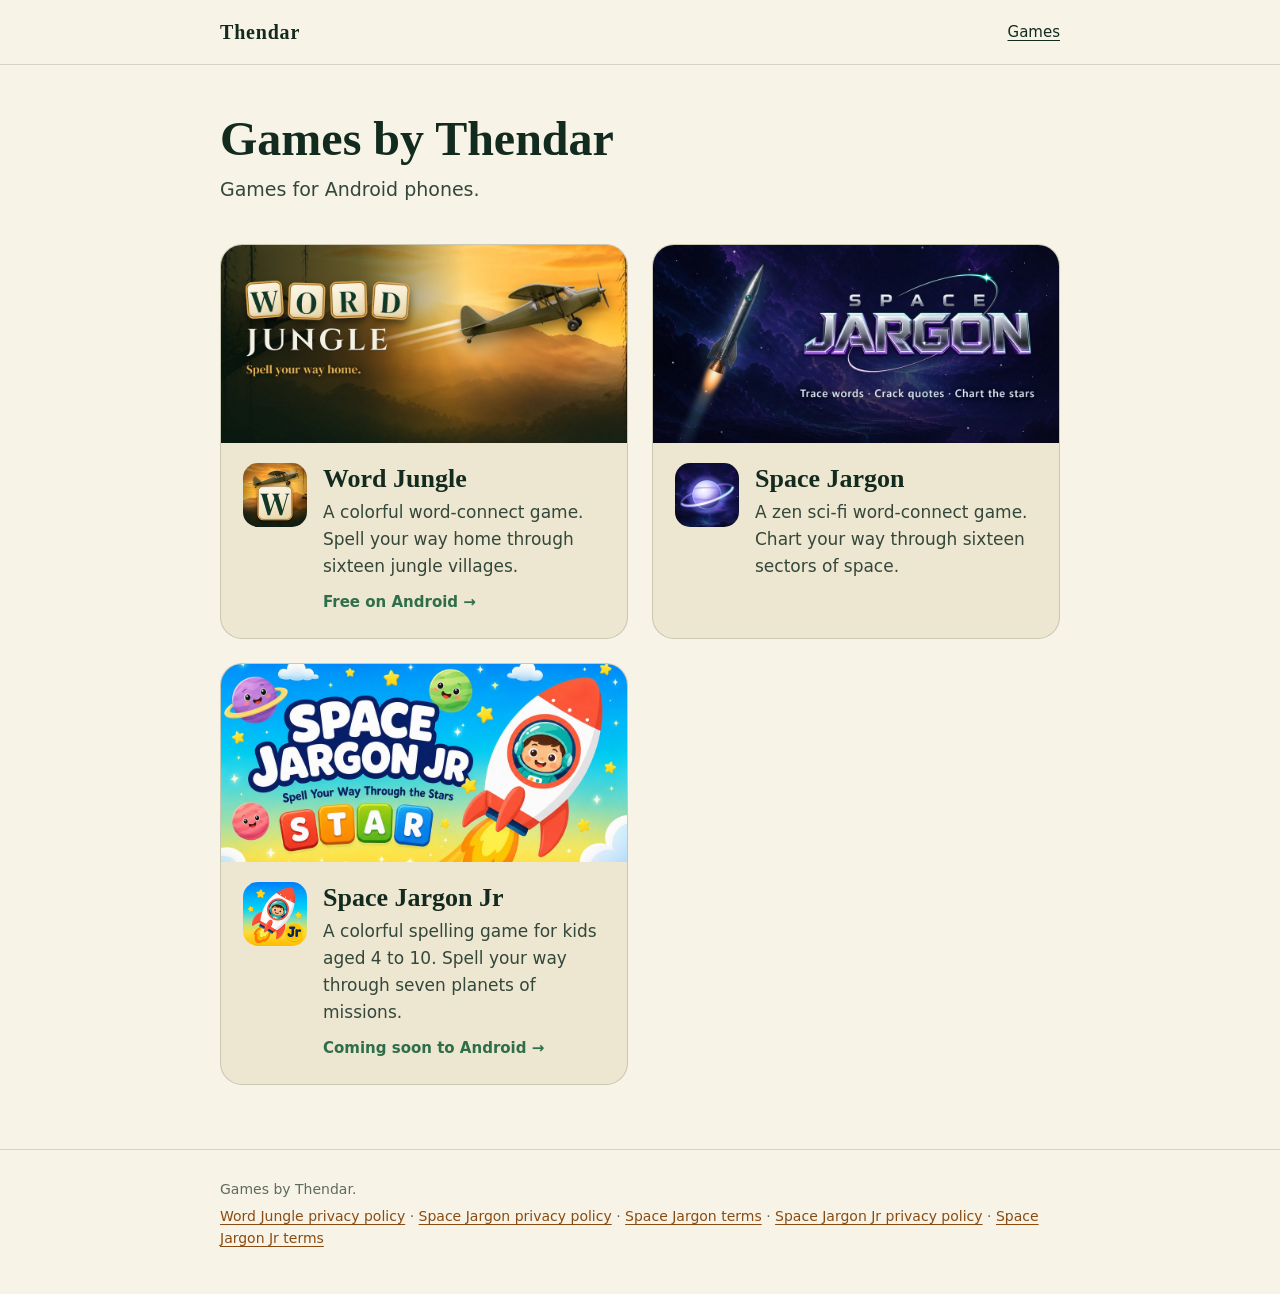
<file: index.html>
<!doctype html>
<html lang="en">
<head>
  <meta charset="utf-8">
  <meta name="viewport" content="width=device-width, initial-scale=1">
  <title>Games by Thendar</title>
  <meta name="description" content="Mobile games by Thendar, including Word Jungle and Space Jargon, word-connect games for Android, and Space Jargon Jr, a spelling game for kids.">
  <link rel="icon" type="image/png" href="/assets/favicon.png?v=2">
  <link rel="apple-touch-icon" href="/assets/apple-touch-icon.png?v=2">
  <link rel="stylesheet" href="/assets/style.css?v=2">
</head>
<body>
  <header class="site-head">
    <div class="wrap">
      <a class="brand" href="/"><span>Thendar</span></a>
      <nav class="site-nav" aria-label="Site">
        <a href="/" aria-current="page">Games</a>
      </nav>
    </div>
  </header>

  <main class="wrap">
    <div class="intro">
      <h1>Games by Thendar</h1>
      <p>Games for Android phones.</p>
    </div>

    <!-- One <li> per game. Copy the Word Jungle tile to add another. -->
    <ul class="games">
      <li>
        <a class="game-tile" href="/word-jungle/">
          <img src="/word-jungle/img/feature.jpg?v=2" width="1024" height="500" alt="">
          <div class="body">
            <img class="icon" src="/word-jungle/img/icon.png?v=2" width="64" height="64" alt="">
            <div>
              <h2>Word Jungle</h2>
              <p>A colorful word-connect game. Spell your way home through sixteen jungle villages.</p>
              <p class="meta">Free on Android →</p>
            </div>
          </div>
        </a>
      </li>
      <li>
        <a class="game-tile" href="/Space_Jargon/">
          <img src="/Space_Jargon/img/feature.jpg?v=1" width="1024" height="500" alt="">
          <div class="body">
            <img class="icon" src="/Space_Jargon/img/icon.png?v=1" width="64" height="64" alt="">
            <div>
              <h2>Space Jargon</h2>
              <p>A zen sci-fi word-connect game. Chart your way through sixteen sectors of space.</p>
            </div>
          </div>
        </a>
      </li>
      <li>
        <a class="game-tile" href="/space-jargon-jr/">
          <img src="/space-jargon-jr/img/feature.jpg?v=1" width="1024" height="500" alt="">
          <div class="body">
            <img class="icon" src="/space-jargon-jr/img/icon.png?v=1" width="64" height="64" alt="">
            <div>
              <h2>Space Jargon Jr</h2>
              <p>A colorful spelling game for kids aged 4 to 10. Spell your way through seven planets of missions.</p>
              <p class="meta">Coming soon to Android →</p>
            </div>
          </div>
        </a>
      </li>
    </ul>
  </main>

  <footer class="site-foot">
    <div class="wrap">
      <p>Games by Thendar.</p>
      <p><a href="/word-jungle/privacy/">Word Jungle privacy policy</a> · <a href="/Space_Jargon/privacy/">Space Jargon privacy policy</a> · <a href="/Space_Jargon/terms/">Space Jargon terms</a> · <a href="/space-jargon-jr/privacy/">Space Jargon Jr privacy policy</a> · <a href="/space-jargon-jr/terms/">Space Jargon Jr terms</a></p>
    </div>
  </footer>
</body>
</html>
</file>
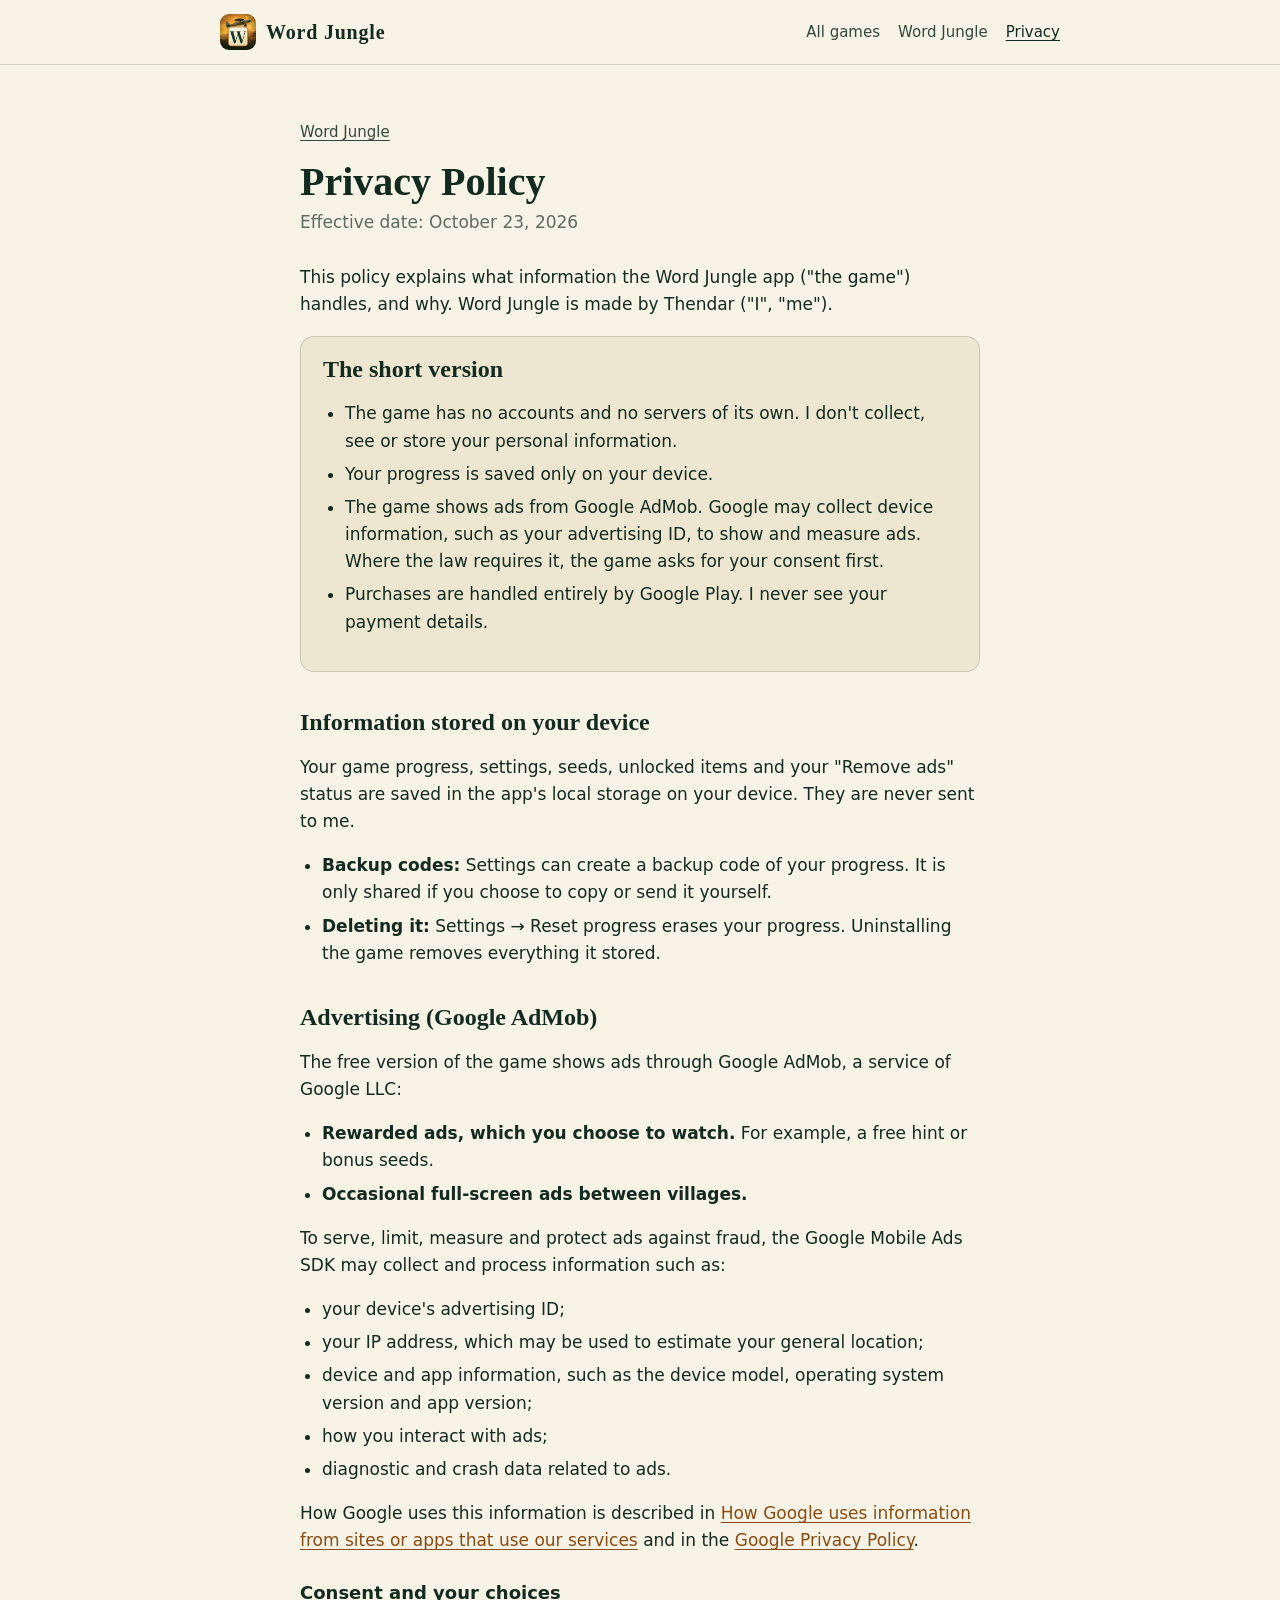
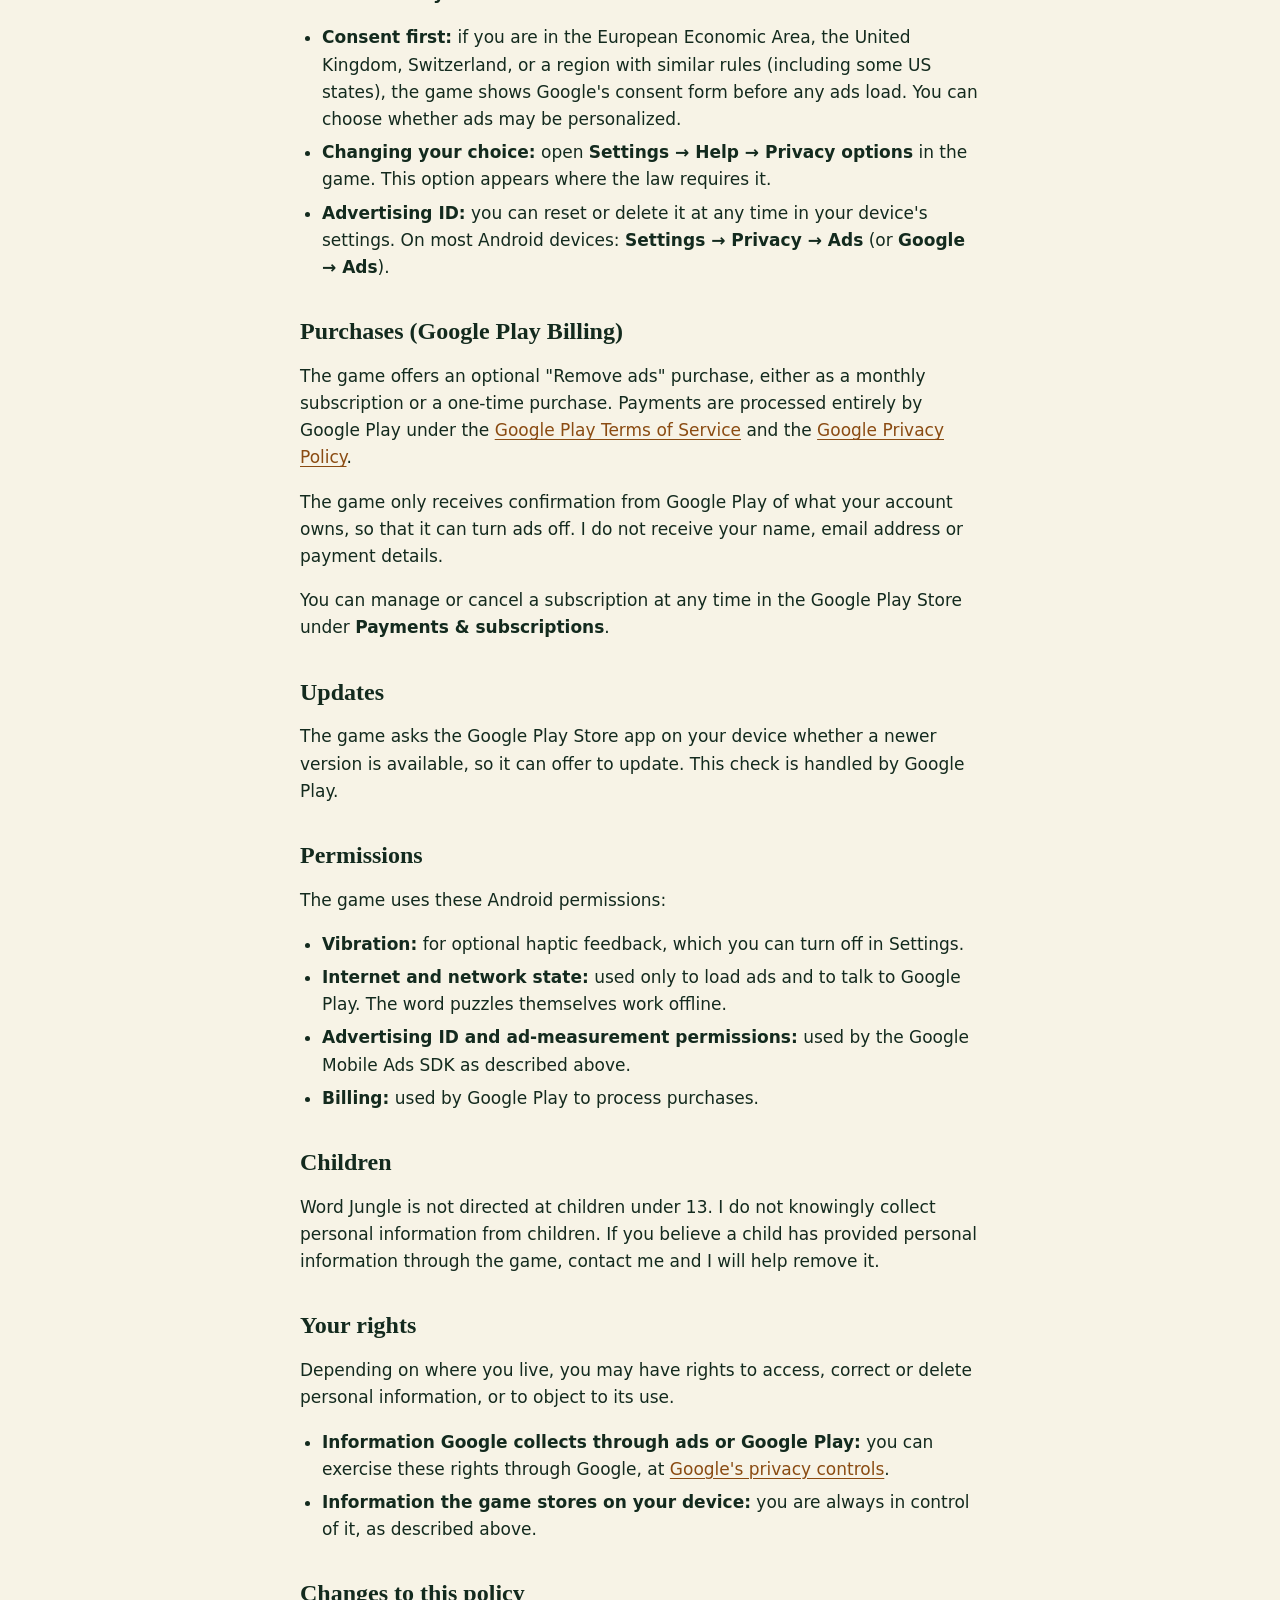
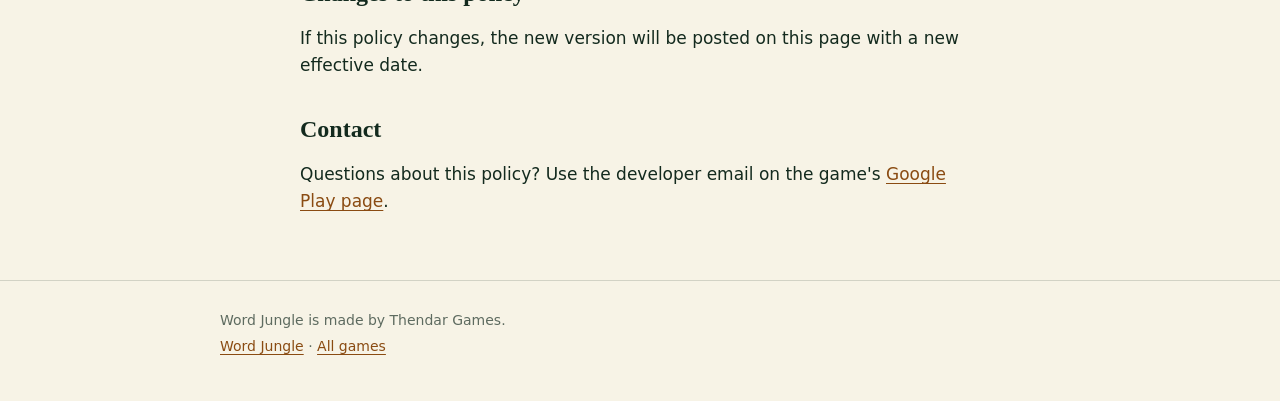
<file: privacy/index.html>
<!doctype html>
<html lang="en">
<head>
  <meta charset="utf-8">
  <meta name="viewport" content="width=device-width, initial-scale=1">
  <title>Word Jungle Privacy Policy</title>
  <!-- The policy moved to /word-jungle/privacy/. This first address keeps
       forwarding in case a store listing or an early build still links it. -->
  <meta http-equiv="refresh" content="0; url=/word-jungle/privacy/">
  <link rel="canonical" href="https://thendar-git.github.io/word-jungle/privacy/">
  <link rel="stylesheet" href="/assets/style.css?v=2">
</head>
<body>
  <main class="wrap doc">
    <p>The Word Jungle privacy policy is at <a href="/word-jungle/privacy/">thendar-git.github.io/word-jungle/privacy/</a>.</p>
  </main>
</body>
</html>
</file>
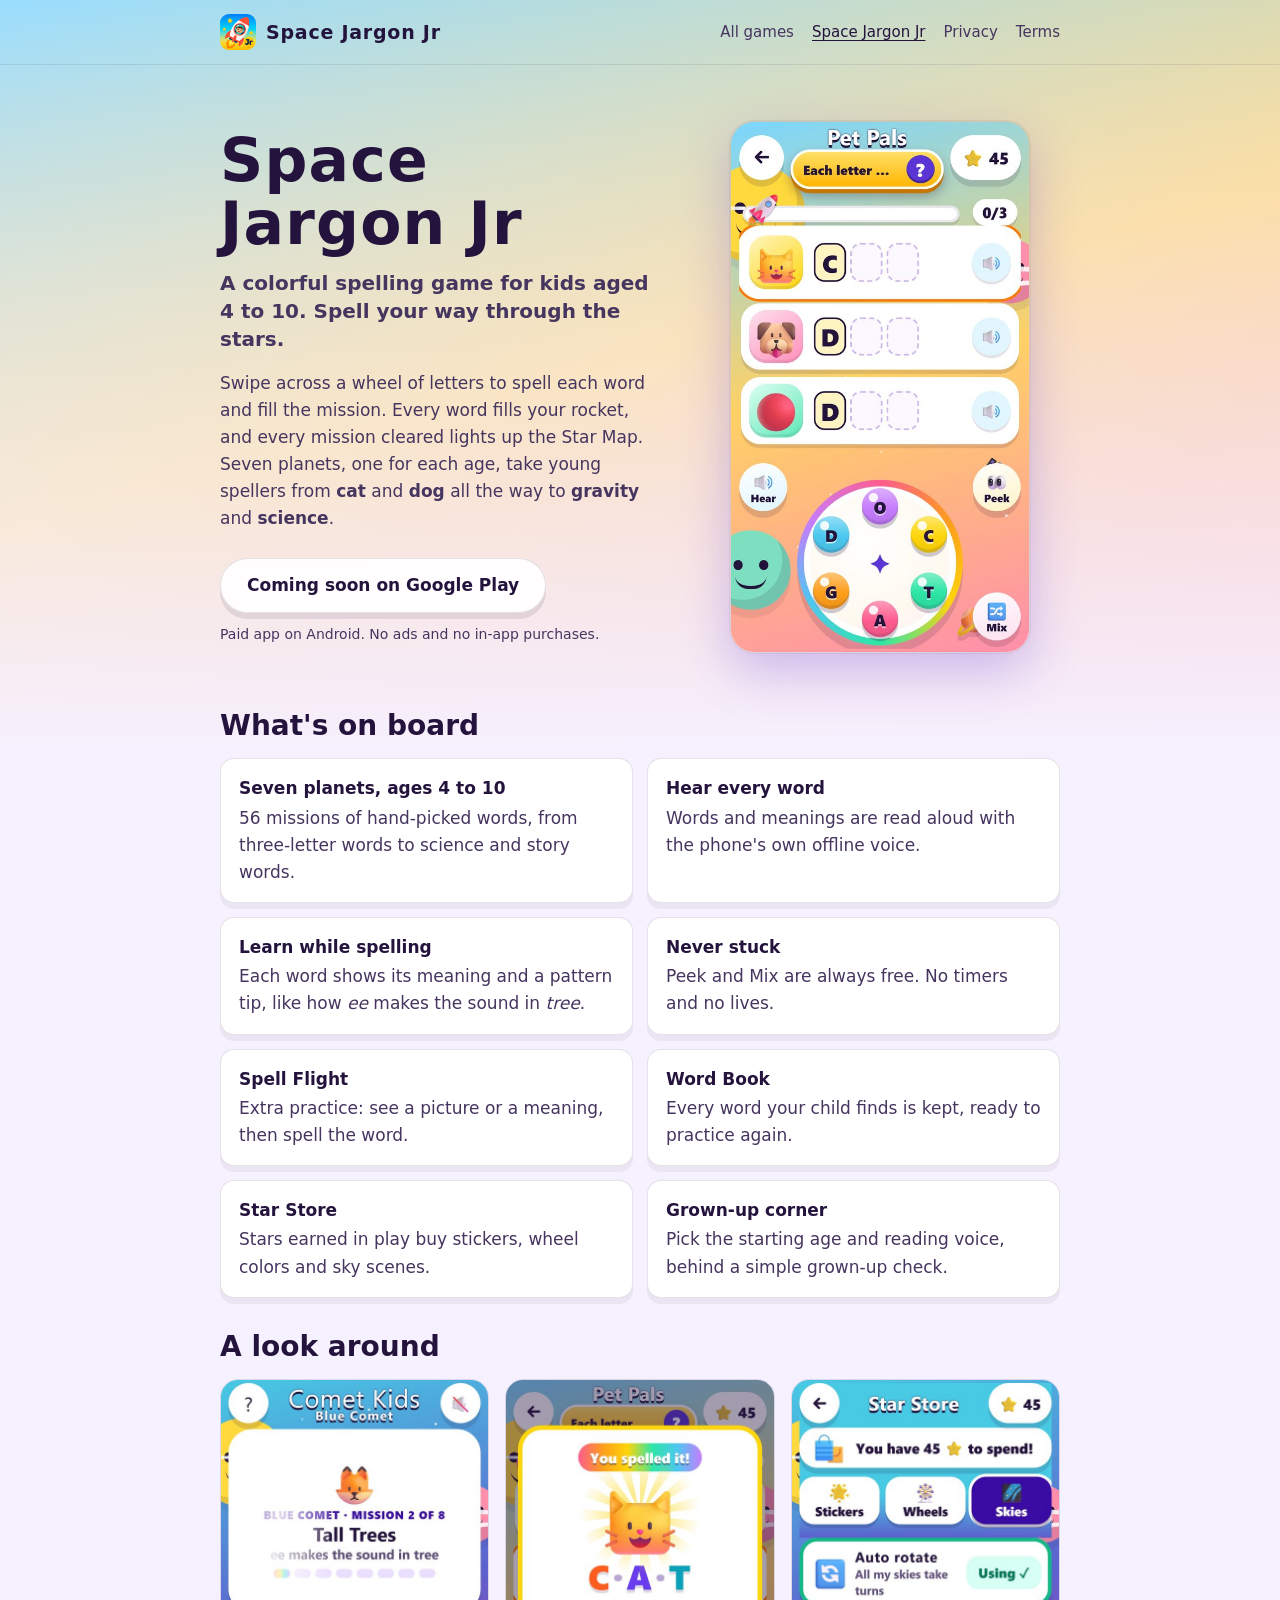
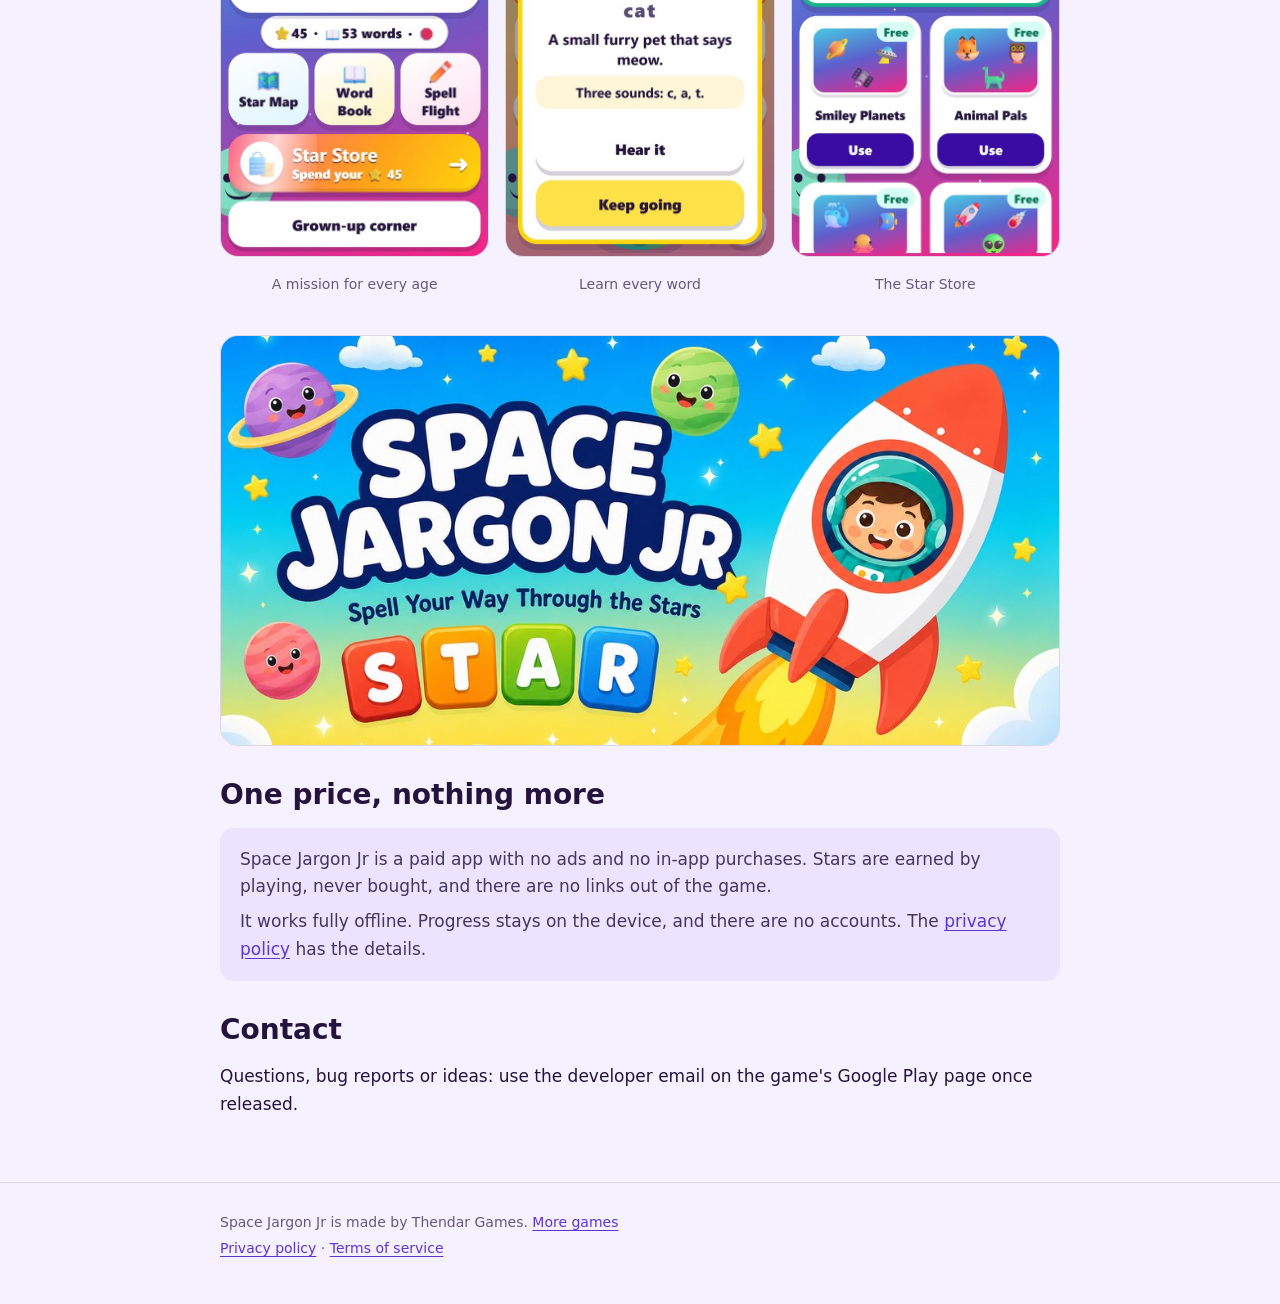
<file: space-jargon-jr/index.html>
<!doctype html>
<html lang="en">
<head>
  <meta charset="utf-8">
  <meta name="viewport" content="width=device-width, initial-scale=1">
  <title>Space Jargon Jr</title>
  <meta name="description" content="Space Jargon Jr is a colorful spelling game for kids aged 4 to 10, for Android. Swipe a wheel of letters to spell words and fly through seven planets of missions.">
  <link rel="icon" type="image/png" href="/space-jargon-jr/img/favicon.png?v=1">
  <link rel="apple-touch-icon" href="/space-jargon-jr/img/icon.png?v=1">
  <link rel="stylesheet" href="/assets/style.css?v=2">
  <link rel="stylesheet" href="/assets/space-jargon-jr.css?v=1">
  <meta property="og:title" content="Space Jargon Jr">
  <meta property="og:description" content="A colorful spelling game for kids. Spell your way through the stars.">
  <meta property="og:image" content="https://thendar-git.github.io/space-jargon-jr/img/feature.jpg?v=1">
  <meta property="og:type" content="website">
</head>
<body>
  <div class="sky" aria-hidden="true"></div>

  <header class="site-head">
    <div class="wrap">
      <a class="brand" href="/space-jargon-jr/"><img src="/space-jargon-jr/img/icon.png?v=1" alt="" width="36" height="36"><span>Space Jargon Jr</span></a>
      <nav class="site-nav" aria-label="Site">
        <a href="/">All games</a>
        <a href="/space-jargon-jr/" aria-current="page">Space Jargon Jr</a>
        <a href="/space-jargon-jr/privacy/">Privacy</a>
        <a href="/space-jargon-jr/terms/">Terms</a>
      </nav>
    </div>
  </header>

  <main class="wrap">
    <div class="hero">
      <div>
        <h1>Space Jargon Jr</h1>
        <p class="tagline">A colorful spelling game for kids aged 4 to 10. Spell your way through the stars.</p>
        <p>Swipe across a wheel of letters to spell each word and fill the mission. Every word fills your rocket, and every mission cleared lights up the Star Map. Seven planets, one for each age, take young spellers from <strong>cat</strong> and <strong>dog</strong> all the way to <strong>gravity</strong> and <strong>science</strong>.</p>
        <span class="soon-pill">Coming soon on Google Play</span>
        <span class="soon">Paid app on Android. No ads and no in-app purchases.</span>
      </div>
      <img class="hero-shot" src="/space-jargon-jr/img/shot-play.jpg?v=2" width="540" height="960" alt="A Space Jargon Jr mission: picture clues for cat, dog and dot above a rainbow wheel of letters, with Hear, Peek and Mix buttons.">
    </div>

    <section aria-labelledby="features">
      <h2 id="features">What's on board</h2>
      <ul class="features">
        <li><strong>Seven planets, ages 4 to 10</strong>56 missions of hand-picked words, from three-letter words to science and story words.</li>
        <li><strong>Hear every word</strong>Words and meanings are read aloud with the phone's own offline voice.</li>
        <li><strong>Learn while spelling</strong>Each word shows its meaning and a pattern tip, like how <em>ee</em> makes the sound in <em>tree</em>.</li>
        <li><strong>Never stuck</strong>Peek and Mix are always free. No timers and no lives.</li>
        <li><strong>Spell Flight</strong>Extra practice: see a picture or a meaning, then spell the word.</li>
        <li><strong>Word Book</strong>Every word your child finds is kept, ready to practice again.</li>
        <li><strong>Star Store</strong>Stars earned in play buy stickers, wheel colors and sky scenes.</li>
        <li><strong>Grown-up corner</strong>Pick the starting age and reading voice, behind a simple grown-up check.</li>
      </ul>
    </section>

    <section aria-labelledby="look">
      <h2 id="look">A look around</h2>
      <div class="shots">
        <figure><img src="/space-jargon-jr/img/shot-home.jpg?v=2" width="540" height="960" loading="lazy" alt="The home screen: the current mission, Tall Trees, with Star Map, Word Book, Spell Flight and the Star Store."><figcaption>A mission for every age</figcaption></figure>
        <figure><img src="/space-jargon-jr/img/shot-learn.jpg?v=2" width="540" height="960" loading="lazy" alt="The You spelled it card for cat: the letters C, A, T, a short meaning and a sounds tip."><figcaption>Learn every word</figcaption></figure>
        <figure><img src="/space-jargon-jr/img/shot-store.jpg?v=2" width="540" height="960" loading="lazy" alt="The Star Store's skies: Smiley Planets, Animal Pals, Under the Sea and Rocket Ride."><figcaption>The Star Store</figcaption></figure>
      </div>
      <p class="banner"><img src="/space-jargon-jr/img/feature.jpg?v=1" width="1024" height="500" loading="lazy" alt="Space Jargon Jr. Spell your way through the stars."></p>
    </section>

    <section aria-labelledby="paid">
      <h2 id="paid">One price, nothing more</h2>
      <div class="note">
        <p>Space Jargon Jr is a paid app with no ads and no in-app purchases. Stars are earned by playing, never bought, and there are no links out of the game.</p>
        <p>It works fully offline. Progress stays on the device, and there are no accounts. The <a href="/space-jargon-jr/privacy/">privacy policy</a> has the details.</p>
      </div>
    </section>

    <section aria-labelledby="contact">
      <h2 id="contact">Contact</h2>
      <p>Questions, bug reports or ideas: use the developer email on the game's Google Play page once released.</p>
    </section>
  </main>

  <footer class="site-foot">
    <div class="wrap">
      <p>Space Jargon Jr is made by Thendar Games. <a href="/">More games</a></p>
      <p><a href="/space-jargon-jr/privacy/">Privacy policy</a> · <a href="/space-jargon-jr/terms/">Terms of service</a></p>
    </div>
  </footer>
</body>
</html>
</file>
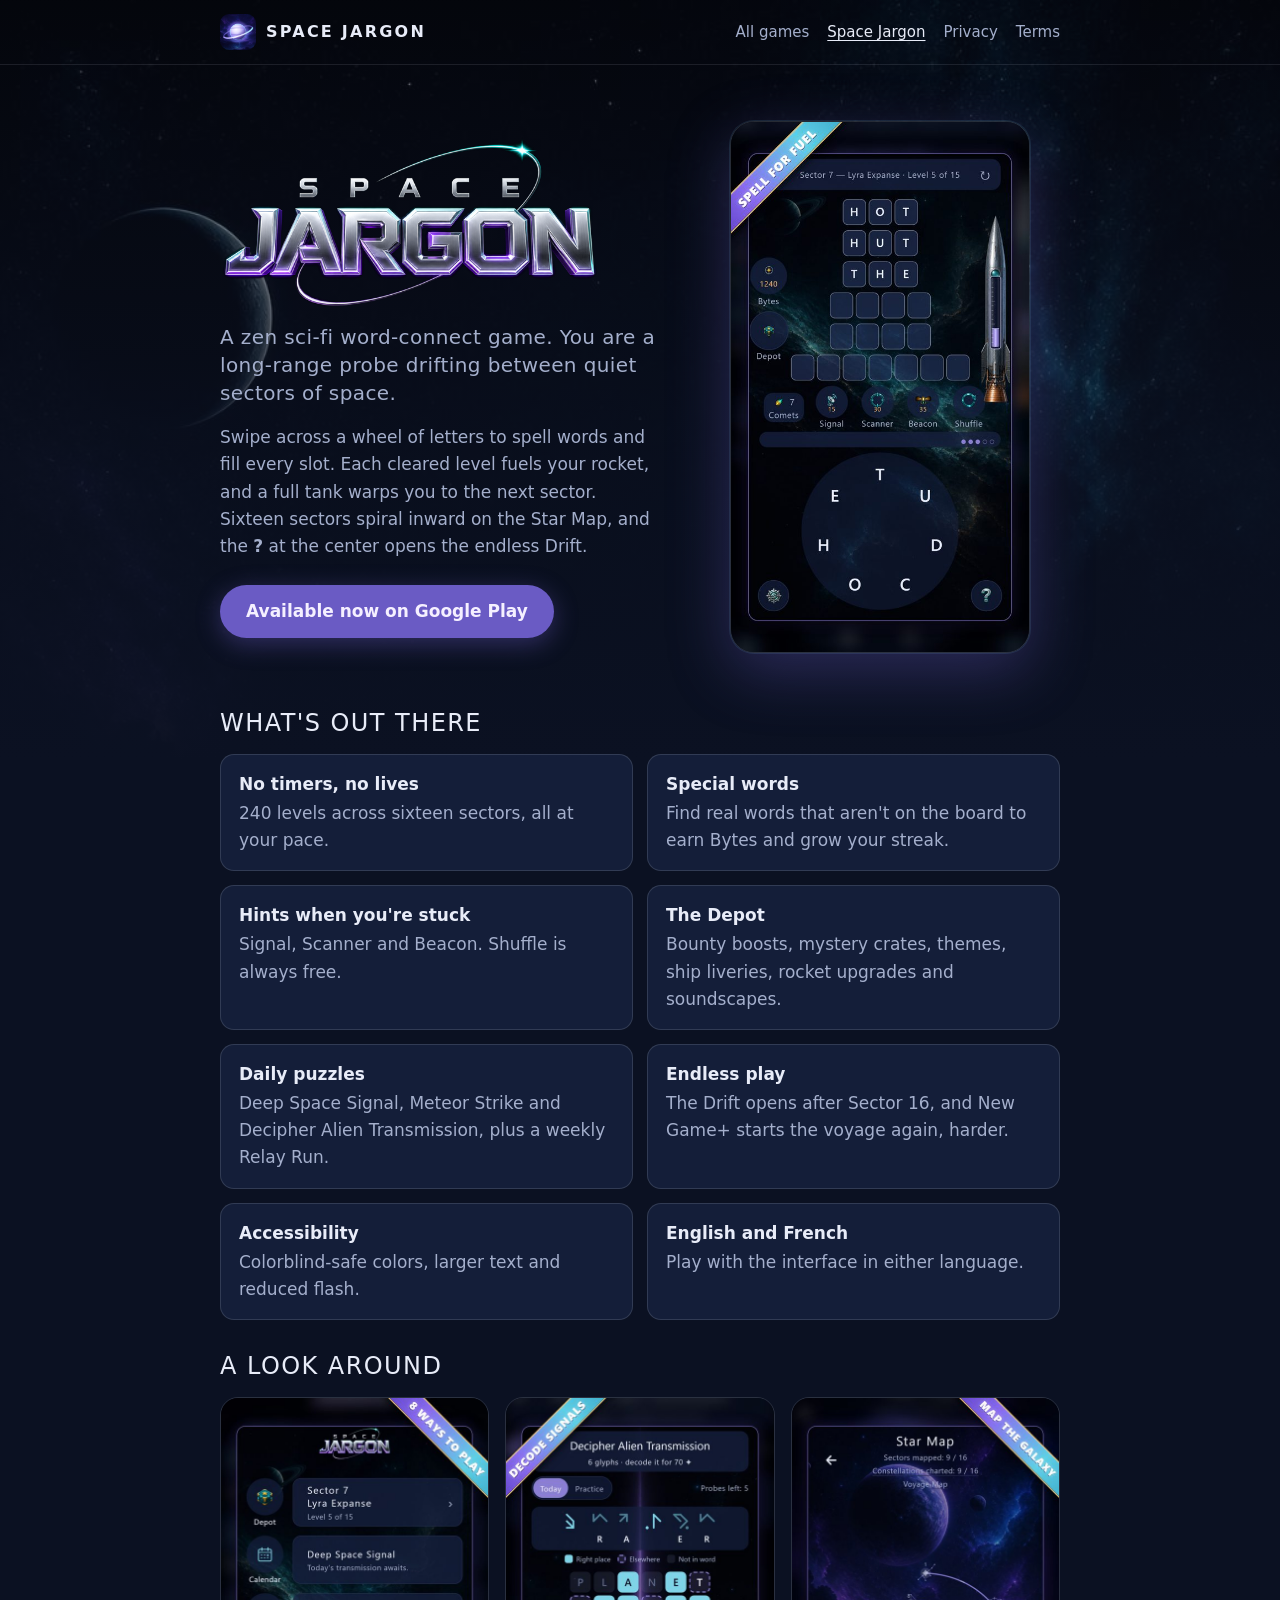
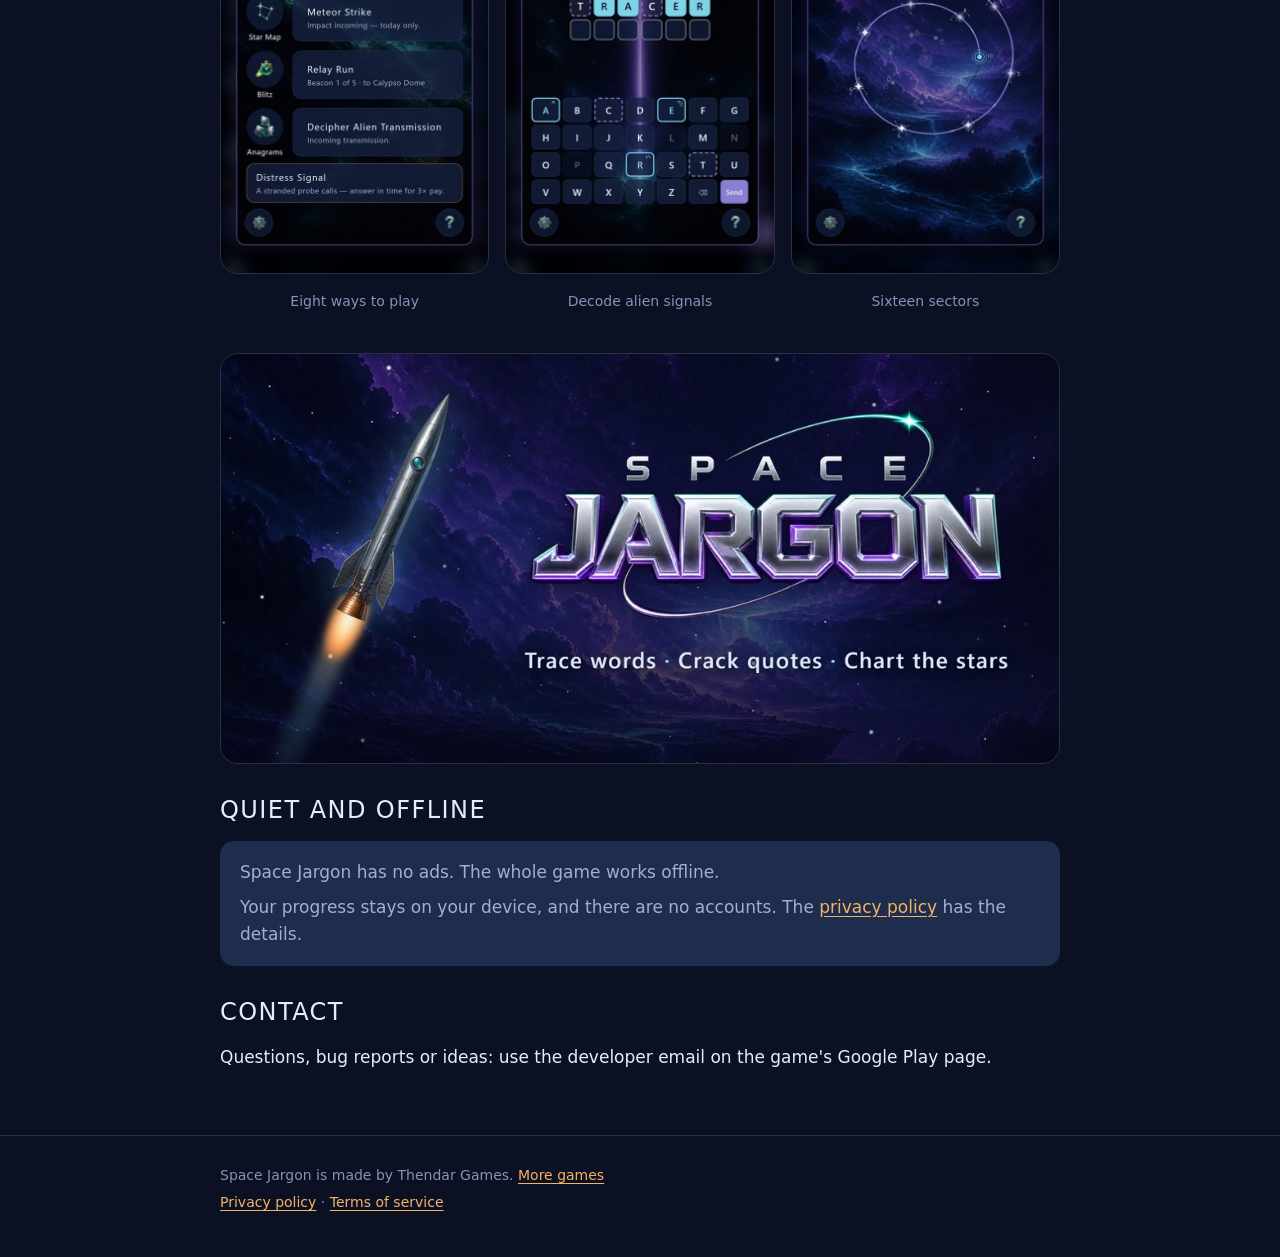
<file: Space_Jargon/index.html>
<!doctype html>
<html lang="en">
<head>
  <meta charset="utf-8">
  <meta name="viewport" content="width=device-width, initial-scale=1">
  <meta name="google-site-verification" content="pWJGYVE_attCroLEy2QKvcyW0-S2Jy_k2O38SLued5Q" />
  <title>Space Jargon</title>
  <meta name="description" content="Space Jargon is a zen sci-fi word-connect game for Android. Swipe a wheel of letters, fill every word and chart your way through sixteen sectors of space.">
  <link rel="icon" type="image/png" href="/Space_Jargon/img/favicon.png?v=1">
  <link rel="apple-touch-icon" href="/Space_Jargon/img/icon.png?v=1">
  <link rel="stylesheet" href="/assets/style.css?v=2">
  <link rel="stylesheet" href="/assets/space-jargon.css?v=1">
  <meta property="og:title" content="Space Jargon">
  <meta property="og:description" content="A zen sci-fi word-connect game. Trace words, crack quotes, chart the stars.">
  <meta property="og:image" content="https://thendar-git.github.io/Space_Jargon/img/feature.jpg?v=1">
  <meta property="og:type" content="website">
</head>
<body>
  <div class="sky" aria-hidden="true"></div>

  <header class="site-head">
    <div class="wrap">
      <a class="brand" href="/Space_Jargon/"><img src="/Space_Jargon/img/icon.png?v=1" alt="" width="36" height="36"><span>Space Jargon</span></a>
      <nav class="site-nav" aria-label="Site">
        <a href="/">All games</a>
        <a href="/Space_Jargon/" aria-current="page">Space Jargon</a>
        <a href="/Space_Jargon/privacy/">Privacy</a>
        <a href="/Space_Jargon/terms/">Terms</a>
      </nav>
    </div>
  </header>

  <main class="wrap">
    <div class="hero">
      <div>
        <h1><img src="/Space_Jargon/img/logo.png?v=1" width="640" height="293" alt="Space Jargon"></h1>
        <p class="tagline">A zen sci-fi word-connect game. You are a long-range probe drifting between quiet sectors of space.</p>
        <p>Swipe across a wheel of letters to spell words and fill every slot. Each cleared level fuels your rocket, and a full tank warps you to the next sector. Sixteen sectors spiral inward on the Star Map, and the <strong>?</strong> at the center opens the endless Drift.</p>
        <a class="button" href="https://play.google.com/store/apps/details?id=com.space.jargon">Available now on Google Play</a>
      </div>
      <img class="hero-shot" src="/Space_Jargon/img/shot-level.jpg?v=1" width="540" height="960" alt="A Space Jargon puzzle: rows of word tiles above a wheel of letters, with a rocket and its fuel gauge beside them.">
    </div>

    <section aria-labelledby="features">
      <h2 id="features">What's out there</h2>
      <ul class="features">
        <li><strong>No timers, no lives</strong>240 levels across sixteen sectors, all at your pace.</li>
        <li><strong>Special words</strong>Find real words that aren't on the board to earn Bytes and grow your streak.</li>
        <li><strong>Hints when you're stuck</strong>Signal, Scanner and Beacon. Shuffle is always free.</li>
        <li><strong>The Depot</strong>Bounty boosts, mystery crates, themes, ship liveries, rocket upgrades and soundscapes.</li>
        <li><strong>Daily puzzles</strong>Deep Space Signal, Meteor Strike and Decipher Alien Transmission, plus a weekly Relay Run.</li>
        <li><strong>Endless play</strong>The Drift opens after Sector 16, and New Game+ starts the voyage again, harder.</li>
        <li><strong>Accessibility</strong>Colorblind-safe colors, larger text and reduced flash.</li>
        <li><strong>English and French</strong>Play with the interface in either language.</li>
      </ul>
    </section>

    <section aria-labelledby="look">
      <h2 id="look">A look around</h2>
      <div class="shots">
        <figure><img src="/Space_Jargon/img/shot-home.jpg?v=1" width="540" height="960" loading="lazy" alt="The home screen: the current sector, Deep Space Signal, Meteor Strike, Relay Run, Decipher Alien Transmission and Distress Signal."><figcaption>Eight ways to play</figcaption></figure>
        <figure><img src="/Space_Jargon/img/shot-decipher.jpg?v=1" width="540" height="960" loading="lazy" alt="Decipher Alien Transmission: a row of alien glyphs above guessed words with colored tiles and a keyboard."><figcaption>Decode alien signals</figcaption></figure>
        <figure><img src="/Space_Jargon/img/shot-starmap.jpg?v=1" width="540" height="960" loading="lazy" alt="The Star Map: sixteen sectors spiraling in toward the question mark."><figcaption>Sixteen sectors</figcaption></figure>
      </div>
      <p class="banner"><img src="/Space_Jargon/img/feature.jpg?v=1" width="1024" height="500" loading="lazy" alt="Space Jargon. Trace words, crack quotes, chart the stars."></p>
    </section>

    <section aria-labelledby="free">
      <h2 id="free">Quiet and offline</h2>
      <div class="note">
        <p>Space Jargon has no ads. The whole game works offline.</p>
        <p>Your progress stays on your device, and there are no accounts. The <a href="/Space_Jargon/privacy/">privacy policy</a> has the details.</p>
      </div>
    </section>

    <section aria-labelledby="contact">
      <h2 id="contact">Contact</h2>
      <p>Questions, bug reports or ideas: use the developer email on the game's Google Play page.</p>
    </section>
  </main>

  <footer class="site-foot">
    <div class="wrap">
      <p>Space Jargon is made by Thendar Games. <a href="/">More games</a></p>
      <p><a href="/Space_Jargon/privacy/">Privacy policy</a> · <a href="/Space_Jargon/terms/">Terms of service</a></p>
    </div>
  </footer>
</body>
</html>
</file>
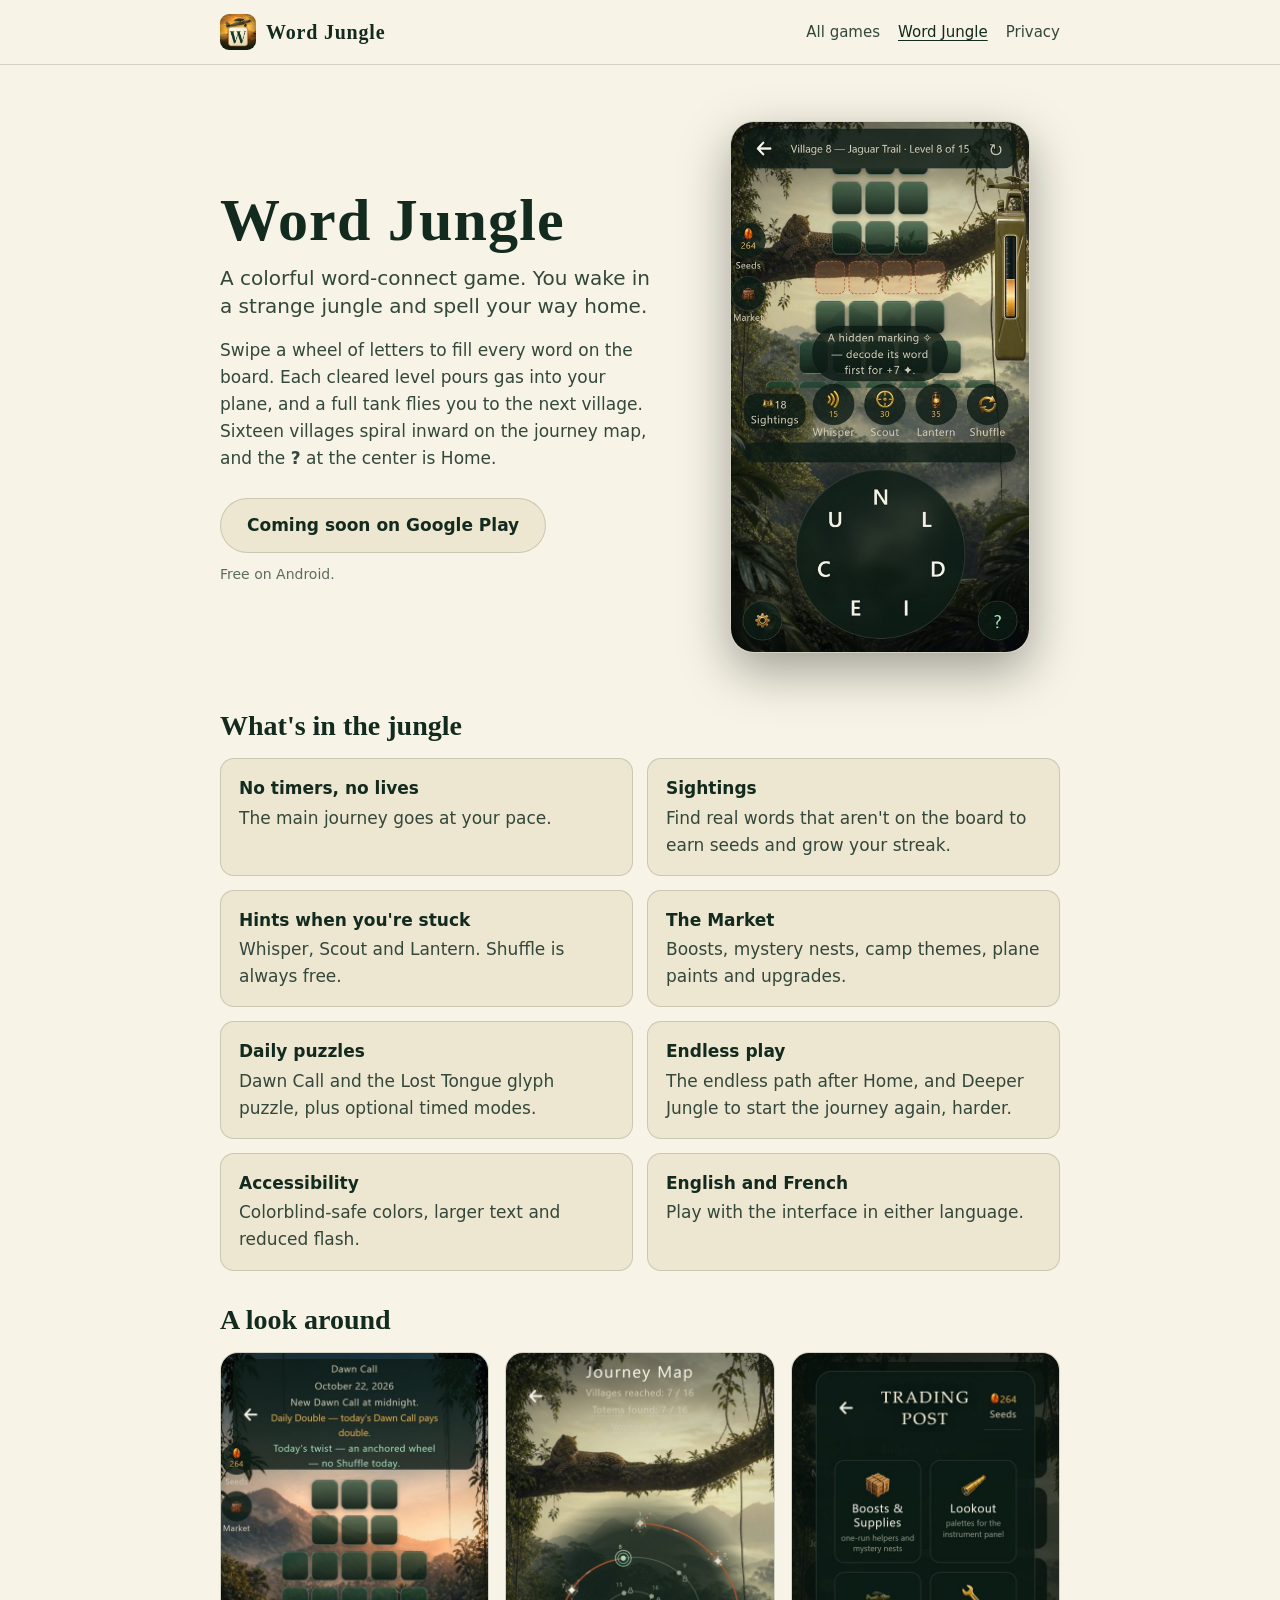
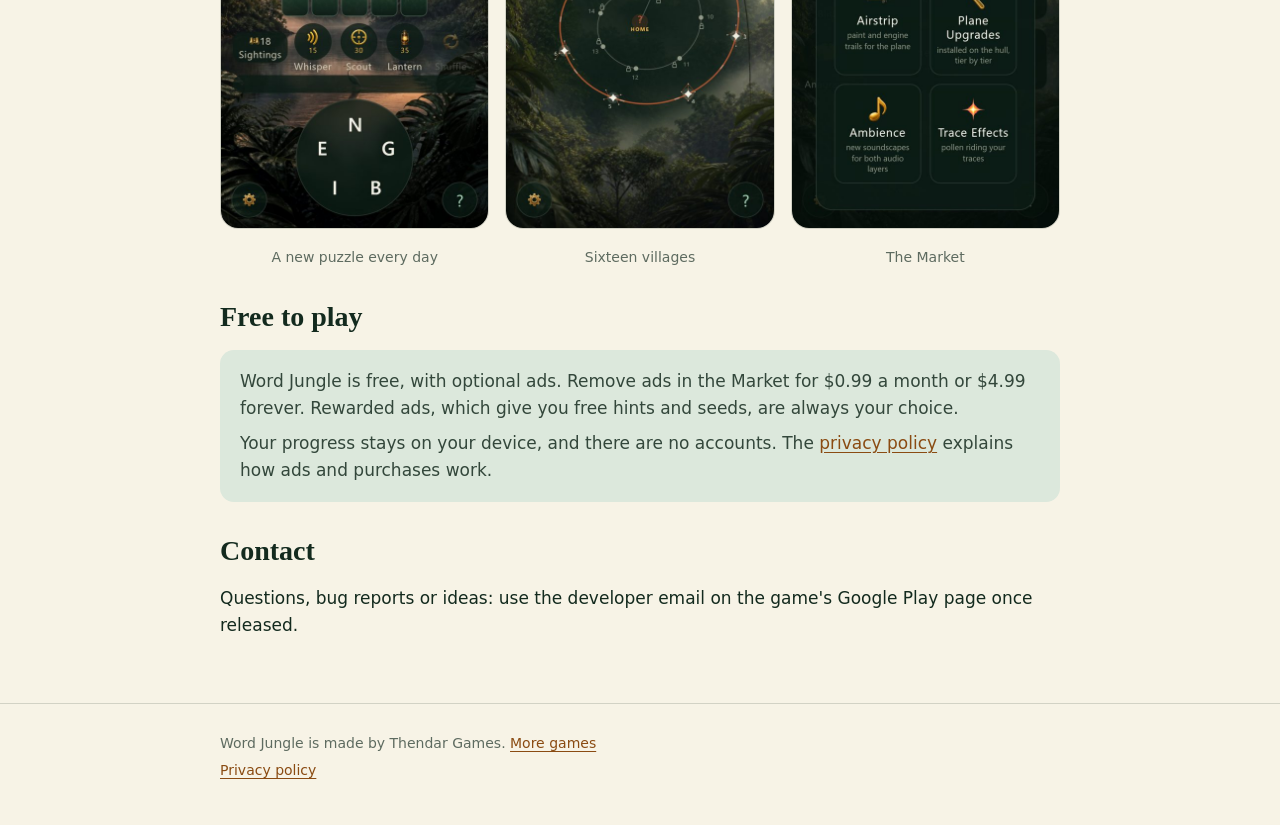
<file: word-jungle/index.html>
<!doctype html>
<html lang="en">
<head>
  <meta charset="utf-8">
  <meta name="viewport" content="width=device-width, initial-scale=1">
  <title>Word Jungle</title>
  <meta name="description" content="Word Jungle is a colorful word-connect game for Android. Swipe a wheel of letters and spell your way home through sixteen jungle villages.">
  <link rel="icon" type="image/png" href="/assets/favicon.png?v=2">
  <link rel="apple-touch-icon" href="/assets/apple-touch-icon.png?v=2">
  <link rel="stylesheet" href="/assets/style.css?v=3">
  <meta property="og:title" content="Word Jungle">
  <meta property="og:description" content="A colorful word-connect game. You wake in a strange jungle and spell your way home.">
  <meta property="og:image" content="https://thendar-git.github.io/word-jungle/img/feature.jpg?v=2">
  <meta property="og:type" content="website">
</head>
<body>
  <header class="site-head">
    <div class="wrap">
      <a class="brand" href="/word-jungle/"><img src="/word-jungle/img/icon.png?v=2" alt="" width="36" height="36"><span>Word Jungle</span></a>
      <nav class="site-nav" aria-label="Site">
        <a href="/">All games</a>
        <a href="/word-jungle/" aria-current="page">Word Jungle</a>
        <a href="/word-jungle/privacy/">Privacy</a>
      </nav>
    </div>
  </header>

  <main class="wrap">
    <div class="hero">
      <div>
        <h1>Word Jungle</h1>
        <p class="tagline">A colorful word-connect game. You wake in a strange jungle and spell your way home.</p>
        <p>Swipe a wheel of letters to fill every word on the board. Each cleared level pours gas into your plane, and a full tank flies you to the next village. Sixteen villages spiral inward on the journey map, and the <strong>?</strong> at the center is Home.</p>
        <span class="soon-pill">Coming soon on Google Play</span>
        <span class="soon">Free on Android.</span>
      </div>
      <img class="hero-shot" src="/word-jungle/img/shot-puzzle.jpg" width="540" height="960" alt="A Word Jungle puzzle: a wheel of letters under rows of empty word tiles, with the plane gauge beside them.">
    </div>

    <section aria-labelledby="features">
      <h2 id="features">What's in the jungle</h2>
      <ul class="features">
        <li><strong>No timers, no lives</strong>The main journey goes at your pace.</li>
        <li><strong>Sightings</strong>Find real words that aren't on the board to earn seeds and grow your streak.</li>
        <li><strong>Hints when you're stuck</strong>Whisper, Scout and Lantern. Shuffle is always free.</li>
        <li><strong>The Market</strong>Boosts, mystery nests, camp themes, plane paints and upgrades.</li>
        <li><strong>Daily puzzles</strong>Dawn Call and the Lost Tongue glyph puzzle, plus optional timed modes.</li>
        <li><strong>Endless play</strong>The endless path after Home, and Deeper Jungle to start the journey again, harder.</li>
        <li><strong>Accessibility</strong>Colorblind-safe colors, larger text and reduced flash.</li>
        <li><strong>English and French</strong>Play with the interface in either language.</li>
      </ul>
    </section>

    <section aria-labelledby="look">
      <h2 id="look">A look around</h2>
      <div class="shots">
        <figure><img src="/word-jungle/img/shot-daily.jpg" width="540" height="960" loading="lazy" alt="Dawn Call, the shared daily puzzle."><figcaption>A new puzzle every day</figcaption></figure>
        <figure><img src="/word-jungle/img/shot-map.jpg" width="540" height="960" loading="lazy" alt="The journey map: villages spiraling in toward Home."><figcaption>Sixteen villages</figcaption></figure>
        <figure><img src="/word-jungle/img/shot-market.jpg" width="540" height="960" loading="lazy" alt="The Market's sections: boosts, themes, paints, upgrades, ambience and trace effects."><figcaption>The Market</figcaption></figure>
      </div>
    </section>

    <section aria-labelledby="free">
      <h2 id="free">Free to play</h2>
      <div class="note">
        <p>Word Jungle is free, with optional ads. Remove ads in the Market for $0.99 a month or $4.99 forever. Rewarded ads, which give you free hints and seeds, are always your choice.</p>
        <p>Your progress stays on your device, and there are no accounts. The <a href="/word-jungle/privacy/">privacy policy</a> explains how ads and purchases work.</p>
      </div>
    </section>

    <section aria-labelledby="contact">
      <h2 id="contact">Contact</h2>
      <p>Questions, bug reports or ideas: use the developer email on the game's Google Play page once released.</p>
    </section>
  </main>

  <footer class="site-foot">
    <div class="wrap">
      <p>Word Jungle is made by Thendar Games. <a href="/">More games</a></p>
      <p><a href="/word-jungle/privacy/">Privacy policy</a></p>
    </div>
  </footer>
</body>
</html>
</file>
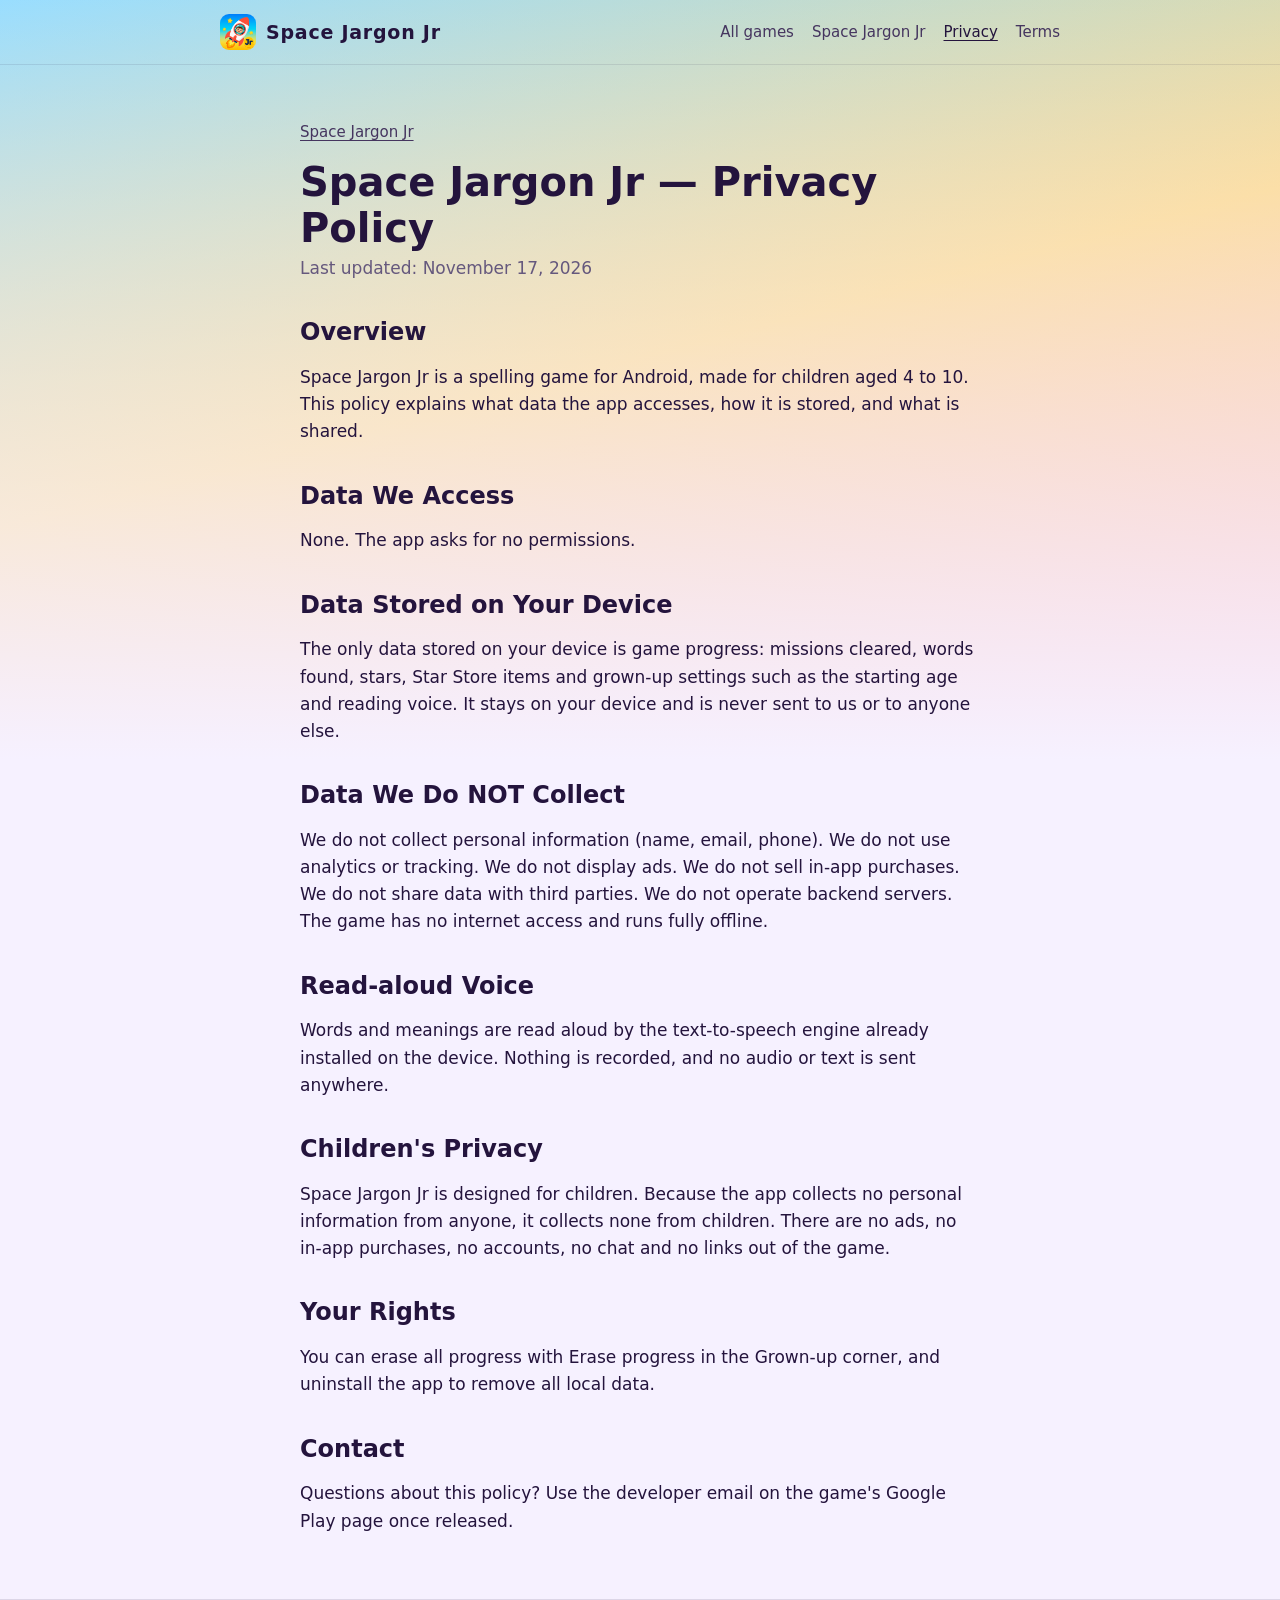
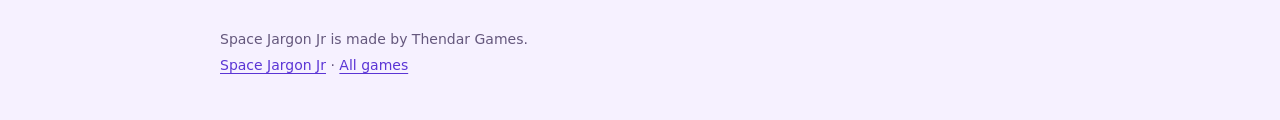
<file: space-jargon-jr/privacy/index.html>
<!doctype html>
<html lang="en">
<head>
  <meta charset="utf-8">
  <meta name="viewport" content="width=device-width, initial-scale=1">
  <title>Space Jargon Jr Privacy Policy</title>
  <link rel="canonical" href="https://thendar-git.github.io/space-jargon-jr/privacy/">
  <meta name="description" content="How the Space Jargon Jr app handles your information.">
  <link rel="icon" type="image/png" href="/space-jargon-jr/img/favicon.png?v=1">
  <link rel="apple-touch-icon" href="/space-jargon-jr/img/icon.png?v=1">
  <link rel="stylesheet" href="/assets/style.css?v=2">
  <link rel="stylesheet" href="/assets/space-jargon-jr.css?v=1">
</head>
<body>
  <div class="sky" aria-hidden="true"></div>

  <header class="site-head">
    <div class="wrap">
      <a class="brand" href="/space-jargon-jr/"><img src="/space-jargon-jr/img/icon.png?v=1" alt="" width="36" height="36"><span>Space Jargon Jr</span></a>
      <nav class="site-nav" aria-label="Site">
        <a href="/">All games</a>
        <a href="/space-jargon-jr/">Space Jargon Jr</a>
        <a href="/space-jargon-jr/privacy/" aria-current="page">Privacy</a>
        <a href="/space-jargon-jr/terms/">Terms</a>
      </nav>
    </div>
  </header>

  <main class="wrap doc">
    <p class="crumb"><a href="/space-jargon-jr/">Space Jargon Jr</a></p>
    <h1>Space Jargon Jr — Privacy Policy</h1>
    <p class="effective">Last updated: November 17, 2026</p>

    <h2>Overview</h2>
    <p>Space Jargon Jr is a spelling game for Android, made for children aged 4 to 10. This policy explains what data the app accesses, how it is stored, and what is shared.</p>

    <h2>Data We Access</h2>
    <p>None. The app asks for no permissions.</p>

    <h2>Data Stored on Your Device</h2>
    <p>The only data stored on your device is game progress: missions cleared, words found, stars, Star Store items and grown-up settings such as the starting age and reading voice. It stays on your device and is never sent to us or to anyone else.</p>

    <h2>Data We Do NOT Collect</h2>
    <p>We do not collect personal information (name, email, phone). We do not use analytics or tracking. We do not display ads. We do not sell in-app purchases. We do not share data with third parties. We do not operate backend servers. The game has no internet access and runs fully offline.</p>

    <h2>Read-aloud Voice</h2>
    <p>Words and meanings are read aloud by the text-to-speech engine already installed on the device. Nothing is recorded, and no audio or text is sent anywhere.</p>

    <h2>Children's Privacy</h2>
    <p>Space Jargon Jr is designed for children. Because the app collects no personal information from anyone, it collects none from children. There are no ads, no in-app purchases, no accounts, no chat and no links out of the game.</p>

    <h2>Your Rights</h2>
    <p>You can erase all progress with Erase progress in the Grown-up corner, and uninstall the app to remove all local data.</p>

    <h2>Contact</h2>
    <p>Questions about this policy? Use the developer email on the game's Google Play page once released.</p>
  </main>

  <footer class="site-foot">
    <div class="wrap">
      <p>Space Jargon Jr is made by Thendar Games.</p>
      <p><a href="/space-jargon-jr/">Space Jargon Jr</a> · <a href="/">All games</a></p>
    </div>
  </footer>
</body>
</html>
</file>
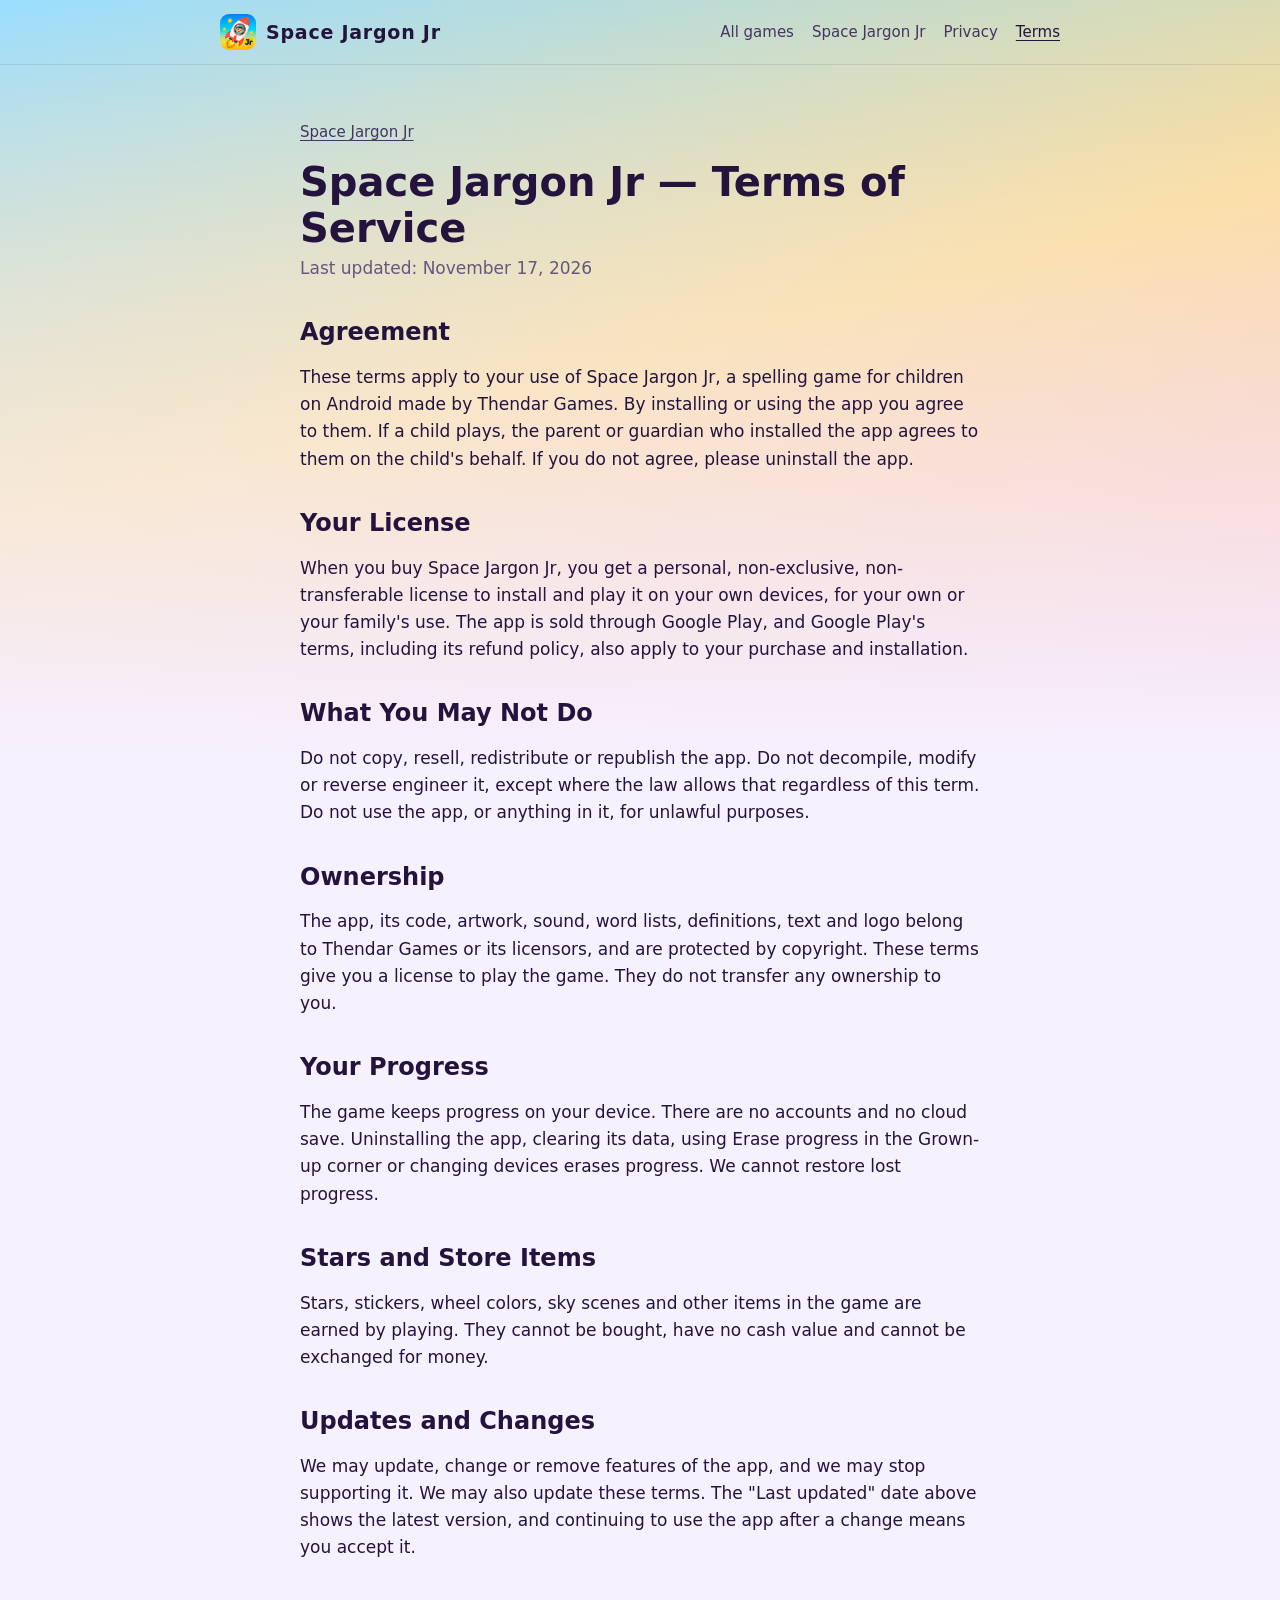
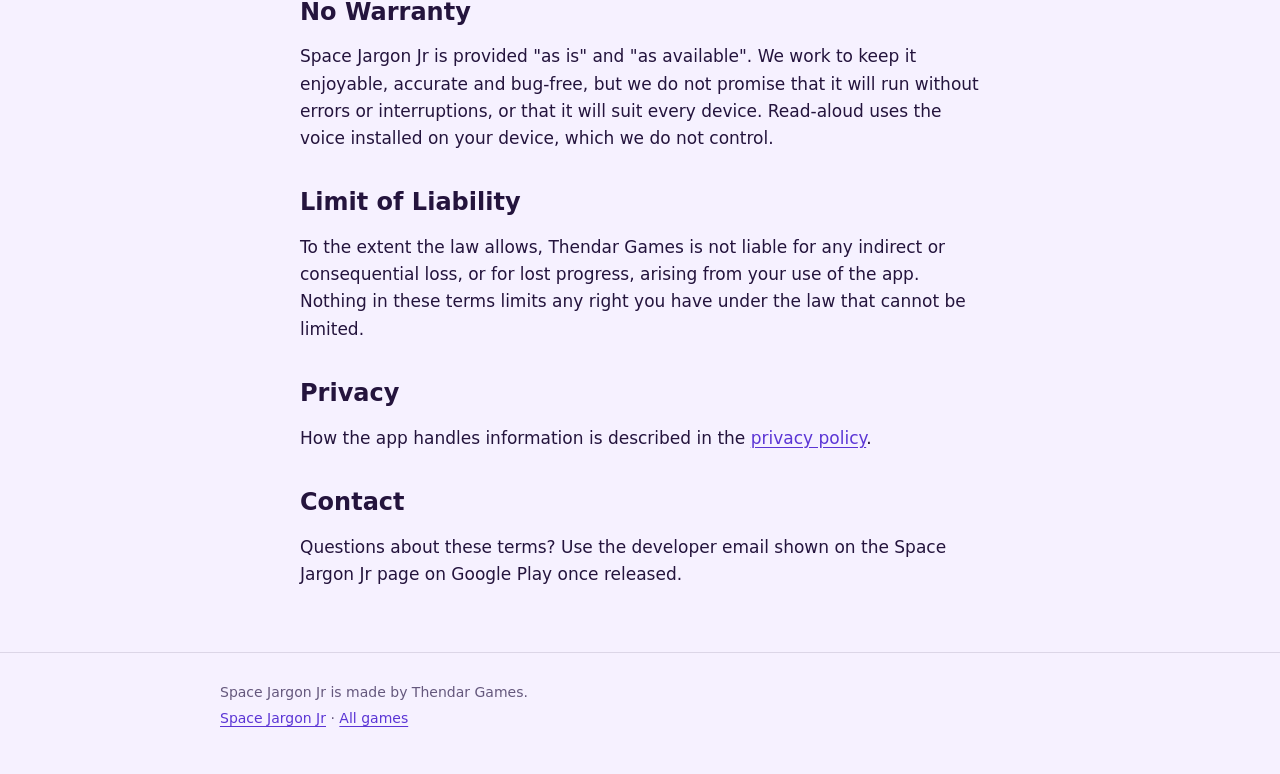
<file: space-jargon-jr/terms/index.html>
<!doctype html>
<html lang="en">
<head>
  <meta charset="utf-8">
  <meta name="viewport" content="width=device-width, initial-scale=1">
  <title>Space Jargon Jr Terms of Service</title>
  <link rel="canonical" href="https://thendar-git.github.io/space-jargon-jr/terms/">
  <meta name="description" content="The terms for using the Space Jargon Jr app.">
  <link rel="icon" type="image/png" href="/space-jargon-jr/img/favicon.png?v=1">
  <link rel="apple-touch-icon" href="/space-jargon-jr/img/icon.png?v=1">
  <link rel="stylesheet" href="/assets/style.css?v=2">
  <link rel="stylesheet" href="/assets/space-jargon-jr.css?v=1">
</head>
<body>
  <div class="sky" aria-hidden="true"></div>

  <header class="site-head">
    <div class="wrap">
      <a class="brand" href="/space-jargon-jr/"><img src="/space-jargon-jr/img/icon.png?v=1" alt="" width="36" height="36"><span>Space Jargon Jr</span></a>
      <nav class="site-nav" aria-label="Site">
        <a href="/">All games</a>
        <a href="/space-jargon-jr/">Space Jargon Jr</a>
        <a href="/space-jargon-jr/privacy/">Privacy</a>
        <a href="/space-jargon-jr/terms/" aria-current="page">Terms</a>
      </nav>
    </div>
  </header>

  <main class="wrap doc">
    <p class="crumb"><a href="/space-jargon-jr/">Space Jargon Jr</a></p>
    <h1>Space Jargon Jr — Terms of Service</h1>
    <p class="effective">Last updated: November 17, 2026</p>

    <h2>Agreement</h2>
    <p>These terms apply to your use of Space Jargon Jr, a spelling game for children on Android made by Thendar Games. By installing or using the app you agree to them. If a child plays, the parent or guardian who installed the app agrees to them on the child's behalf. If you do not agree, please uninstall the app.</p>

    <h2>Your License</h2>
    <p>When you buy Space Jargon Jr, you get a personal, non-exclusive, non-transferable license to install and play it on your own devices, for your own or your family's use. The app is sold through Google Play, and Google Play's terms, including its refund policy, also apply to your purchase and installation.</p>

    <h2>What You May Not Do</h2>
    <p>Do not copy, resell, redistribute or republish the app. Do not decompile, modify or reverse engineer it, except where the law allows that regardless of this term. Do not use the app, or anything in it, for unlawful purposes.</p>

    <h2>Ownership</h2>
    <p>The app, its code, artwork, sound, word lists, definitions, text and logo belong to Thendar Games or its licensors, and are protected by copyright. These terms give you a license to play the game. They do not transfer any ownership to you.</p>

    <h2>Your Progress</h2>
    <p>The game keeps progress on your device. There are no accounts and no cloud save. Uninstalling the app, clearing its data, using Erase progress in the Grown-up corner or changing devices erases progress. We cannot restore lost progress.</p>

    <h2>Stars and Store Items</h2>
    <p>Stars, stickers, wheel colors, sky scenes and other items in the game are earned by playing. They cannot be bought, have no cash value and cannot be exchanged for money.</p>

    <h2>Updates and Changes</h2>
    <p>We may update, change or remove features of the app, and we may stop supporting it. We may also update these terms. The "Last updated" date above shows the latest version, and continuing to use the app after a change means you accept it.</p>

    <h2>No Warranty</h2>
    <p>Space Jargon Jr is provided "as is" and "as available". We work to keep it enjoyable, accurate and bug-free, but we do not promise that it will run without errors or interruptions, or that it will suit every device. Read-aloud uses the voice installed on your device, which we do not control.</p>

    <h2>Limit of Liability</h2>
    <p>To the extent the law allows, Thendar Games is not liable for any indirect or consequential loss, or for lost progress, arising from your use of the app. Nothing in these terms limits any right you have under the law that cannot be limited.</p>

    <h2>Privacy</h2>
    <p>How the app handles information is described in the <a href="/space-jargon-jr/privacy/">privacy policy</a>.</p>

    <h2>Contact</h2>
    <p>Questions about these terms? Use the developer email shown on the Space Jargon Jr page on Google Play once released.</p>
  </main>

  <footer class="site-foot">
    <div class="wrap">
      <p>Space Jargon Jr is made by Thendar Games.</p>
      <p><a href="/space-jargon-jr/">Space Jargon Jr</a> · <a href="/">All games</a></p>
    </div>
  </footer>
</body>
</html>
</file>
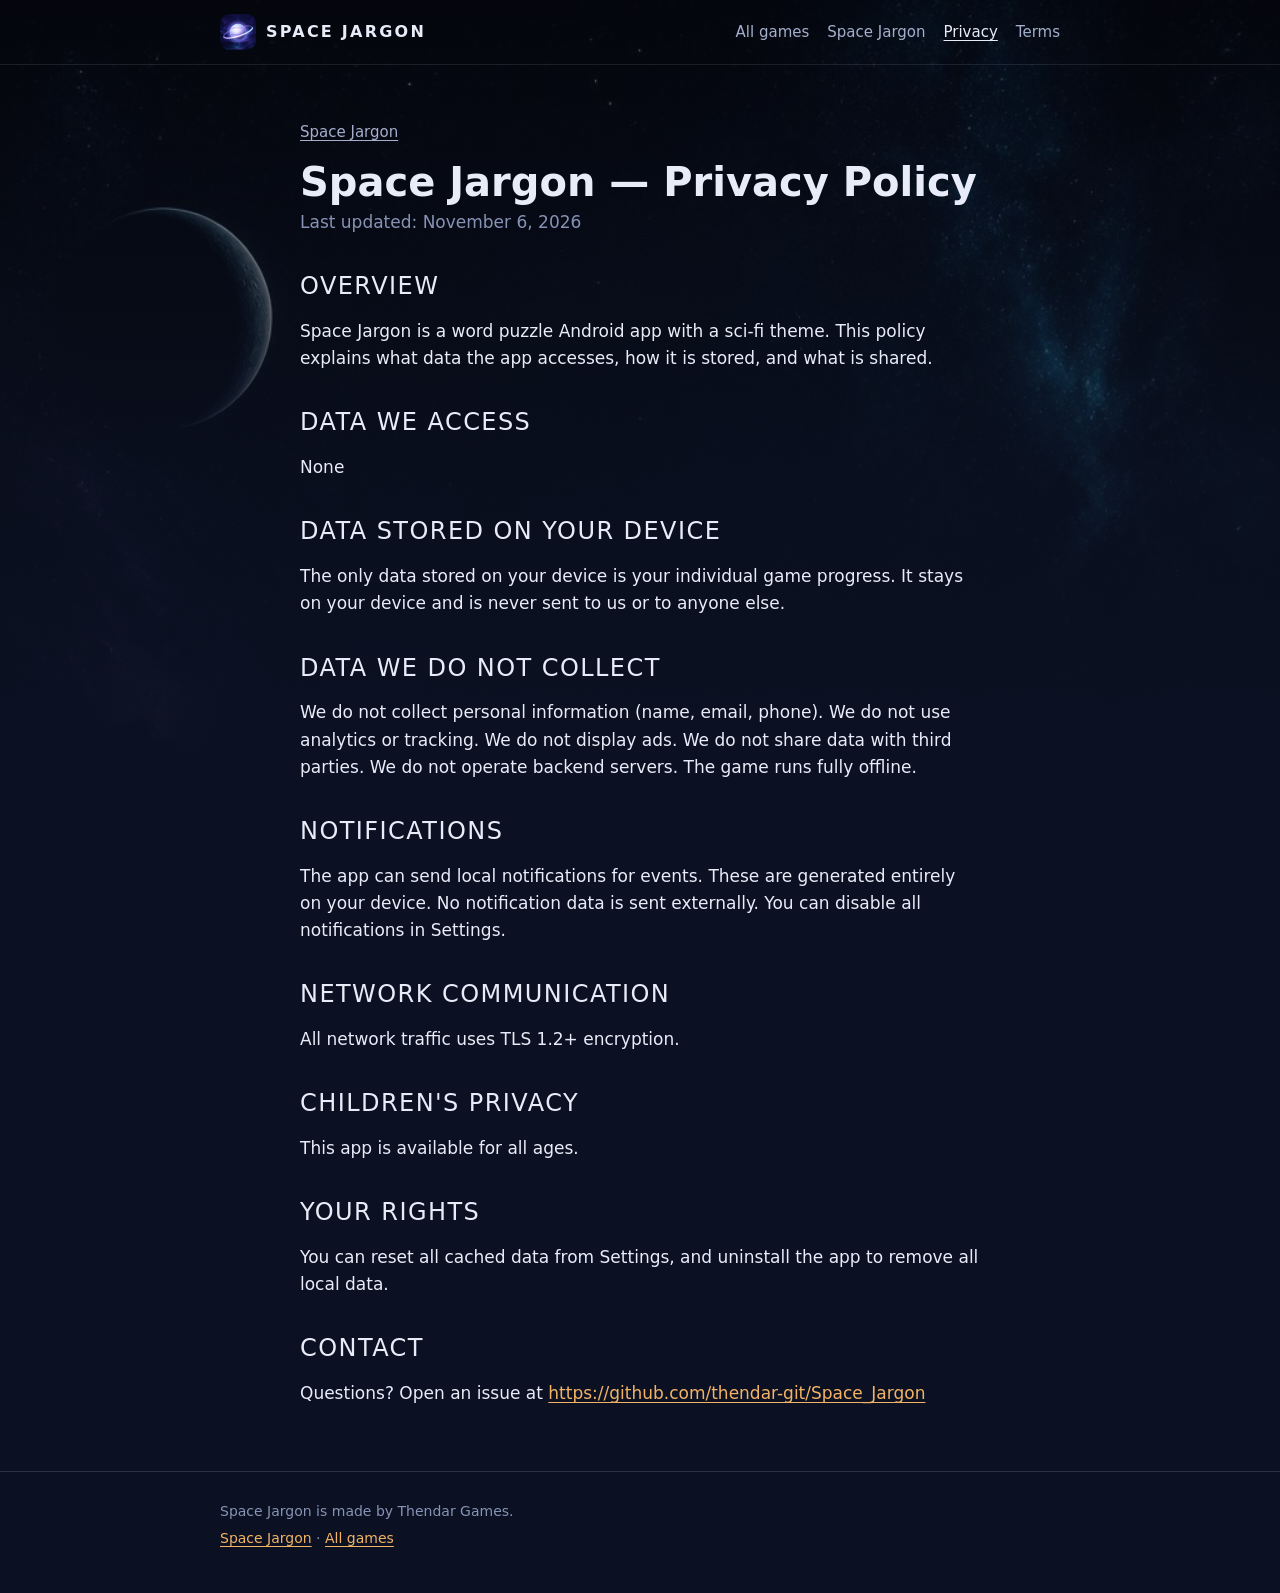
<file: Space_Jargon/privacy/index.html>
<!doctype html>
<html lang="en">
<head>
  <meta charset="utf-8">
  <meta name="viewport" content="width=device-width, initial-scale=1">
  <title>Space Jargon Privacy Policy</title>
  <link rel="canonical" href="https://thendar-git.github.io/Space_Jargon/privacy/">
  <meta name="description" content="How the Space Jargon app handles your information.">
  <link rel="icon" type="image/png" href="/Space_Jargon/img/favicon.png?v=1">
  <link rel="apple-touch-icon" href="/Space_Jargon/img/icon.png?v=1">
  <link rel="stylesheet" href="/assets/style.css?v=2">
  <link rel="stylesheet" href="/assets/space-jargon.css?v=1">
</head>
<body>
  <div class="sky" aria-hidden="true"></div>

  <header class="site-head">
    <div class="wrap">
      <a class="brand" href="/Space_Jargon/"><img src="/Space_Jargon/img/icon.png?v=1" alt="" width="36" height="36"><span>Space Jargon</span></a>
      <nav class="site-nav" aria-label="Site">
        <a href="/">All games</a>
        <a href="/Space_Jargon/">Space Jargon</a>
        <a href="/Space_Jargon/privacy/" aria-current="page">Privacy</a>
        <a href="/Space_Jargon/terms/">Terms</a>
      </nav>
    </div>
  </header>

  <main class="wrap doc">
    <p class="crumb"><a href="/Space_Jargon/">Space Jargon</a></p>
    <h1>Space Jargon — Privacy Policy</h1>
    <p class="effective">Last updated: November 6, 2026</p>

    <h2>Overview</h2>
    <p>Space Jargon is a word puzzle Android app with a sci-fi theme. This policy explains what data the app accesses, how it is stored, and what is shared.</p>

    <h2>Data We Access</h2>
    <p>None</p>

    <h2>Data Stored on Your Device</h2>
    <p>The only data stored on your device is your individual game progress. It stays on your device and is never sent to us or to anyone else.</p>

    <h2>Data We Do NOT Collect</h2>
    <p>We do not collect personal information (name, email, phone). We do not use analytics or tracking. We do not display ads. We do not share data with third parties. We do not operate backend servers. The game runs fully offline.</p>

    <h2>Notifications</h2>
    <p>The app can send local notifications for events. These are generated entirely on your device. No notification data is sent externally. You can disable all notifications in Settings.</p>

    <h2>Network Communication</h2>
    <p>All network traffic uses TLS 1.2+ encryption.</p>

    <h2>Children's Privacy</h2>
    <p>This app is available for all ages.</p>

    <h2>Your Rights</h2>
    <p>You can reset all cached data from Settings, and uninstall the app to remove all local data.</p>

    <h2>Contact</h2>
    <p>Questions? Open an issue at <a href="https://github.com/thendar-git/Space_Jargon">https://github.com/thendar-git/Space_Jargon</a></p>
  </main>

  <footer class="site-foot">
    <div class="wrap">
      <p>Space Jargon is made by Thendar Games.</p>
      <p><a href="/Space_Jargon/">Space Jargon</a> · <a href="/">All games</a></p>
    </div>
  </footer>
</body>
</html>
</file>
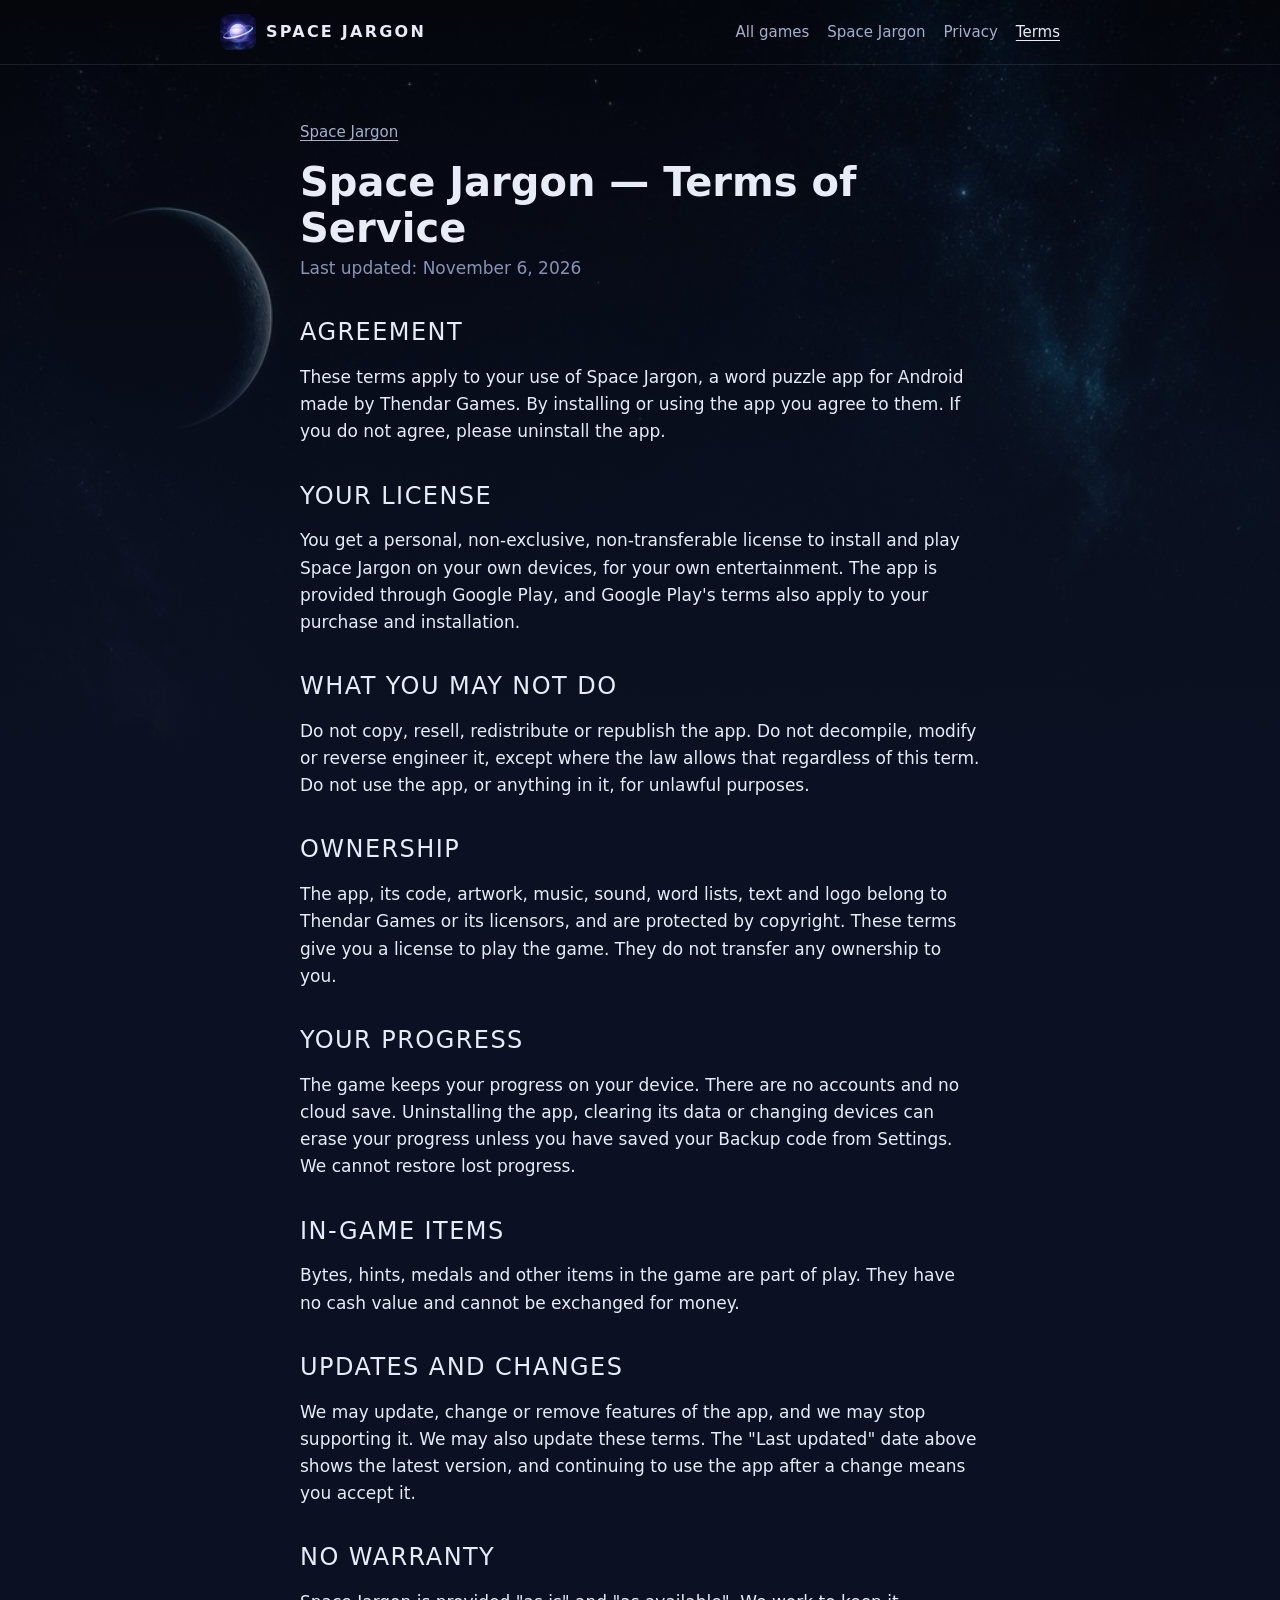
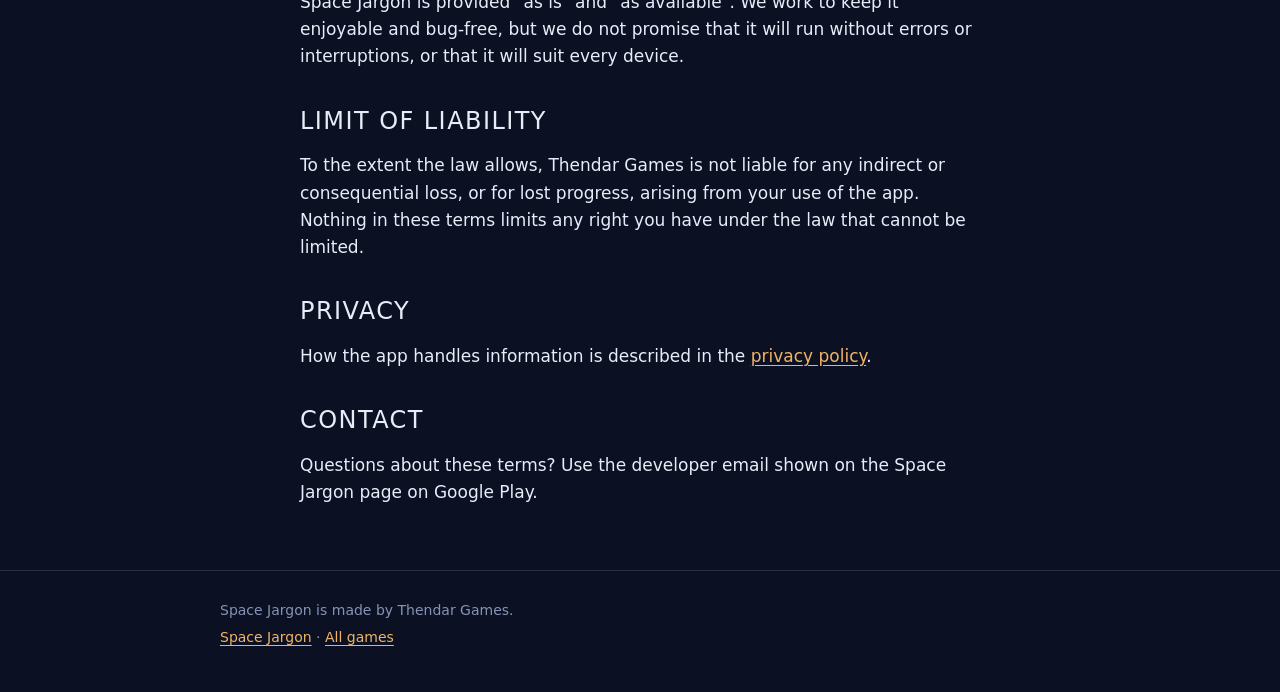
<file: Space_Jargon/terms/index.html>
<!doctype html>
<html lang="en">
<head>
  <meta charset="utf-8">
  <meta name="viewport" content="width=device-width, initial-scale=1">
  <title>Space Jargon Terms of Service</title>
  <link rel="canonical" href="https://thendar-git.github.io/Space_Jargon/terms/">
  <meta name="description" content="The terms for using the Space Jargon app.">
  <link rel="icon" type="image/png" href="/Space_Jargon/img/favicon.png?v=1">
  <link rel="apple-touch-icon" href="/Space_Jargon/img/icon.png?v=1">
  <link rel="stylesheet" href="/assets/style.css?v=2">
  <link rel="stylesheet" href="/assets/space-jargon.css?v=1">
</head>
<body>
  <div class="sky" aria-hidden="true"></div>

  <header class="site-head">
    <div class="wrap">
      <a class="brand" href="/Space_Jargon/"><img src="/Space_Jargon/img/icon.png?v=1" alt="" width="36" height="36"><span>Space Jargon</span></a>
      <nav class="site-nav" aria-label="Site">
        <a href="/">All games</a>
        <a href="/Space_Jargon/">Space Jargon</a>
        <a href="/Space_Jargon/privacy/">Privacy</a>
        <a href="/Space_Jargon/terms/" aria-current="page">Terms</a>
      </nav>
    </div>
  </header>

  <main class="wrap doc">
    <p class="crumb"><a href="/Space_Jargon/">Space Jargon</a></p>
    <h1>Space Jargon — Terms of Service</h1>
    <p class="effective">Last updated: November 6, 2026</p>

    <h2>Agreement</h2>
    <p>These terms apply to your use of Space Jargon, a word puzzle app for Android made by Thendar Games. By installing or using the app you agree to them. If you do not agree, please uninstall the app.</p>

    <h2>Your License</h2>
    <p>You get a personal, non-exclusive, non-transferable license to install and play Space Jargon on your own devices, for your own entertainment. The app is provided through Google Play, and Google Play's terms also apply to your purchase and installation.</p>

    <h2>What You May Not Do</h2>
    <p>Do not copy, resell, redistribute or republish the app. Do not decompile, modify or reverse engineer it, except where the law allows that regardless of this term. Do not use the app, or anything in it, for unlawful purposes.</p>

    <h2>Ownership</h2>
    <p>The app, its code, artwork, music, sound, word lists, text and logo belong to Thendar Games or its licensors, and are protected by copyright. These terms give you a license to play the game. They do not transfer any ownership to you.</p>

    <h2>Your Progress</h2>
    <p>The game keeps your progress on your device. There are no accounts and no cloud save. Uninstalling the app, clearing its data or changing devices can erase your progress unless you have saved your Backup code from Settings. We cannot restore lost progress.</p>

    <h2>In-Game Items</h2>
    <p>Bytes, hints, medals and other items in the game are part of play. They have no cash value and cannot be exchanged for money.</p>

    <h2>Updates and Changes</h2>
    <p>We may update, change or remove features of the app, and we may stop supporting it. We may also update these terms. The "Last updated" date above shows the latest version, and continuing to use the app after a change means you accept it.</p>

    <h2>No Warranty</h2>
    <p>Space Jargon is provided "as is" and "as available". We work to keep it enjoyable and bug-free, but we do not promise that it will run without errors or interruptions, or that it will suit every device.</p>

    <h2>Limit of Liability</h2>
    <p>To the extent the law allows, Thendar Games is not liable for any indirect or consequential loss, or for lost progress, arising from your use of the app. Nothing in these terms limits any right you have under the law that cannot be limited.</p>

    <h2>Privacy</h2>
    <p>How the app handles information is described in the <a href="/Space_Jargon/privacy/">privacy policy</a>.</p>

    <h2>Contact</h2>
    <p>Questions about these terms? Use the developer email shown on the Space Jargon page on Google Play.</p>
  </main>

  <footer class="site-foot">
    <div class="wrap">
      <p>Space Jargon is made by Thendar Games.</p>
      <p><a href="/Space_Jargon/">Space Jargon</a> · <a href="/">All games</a></p>
    </div>
  </footer>
</body>
</html>
</file>
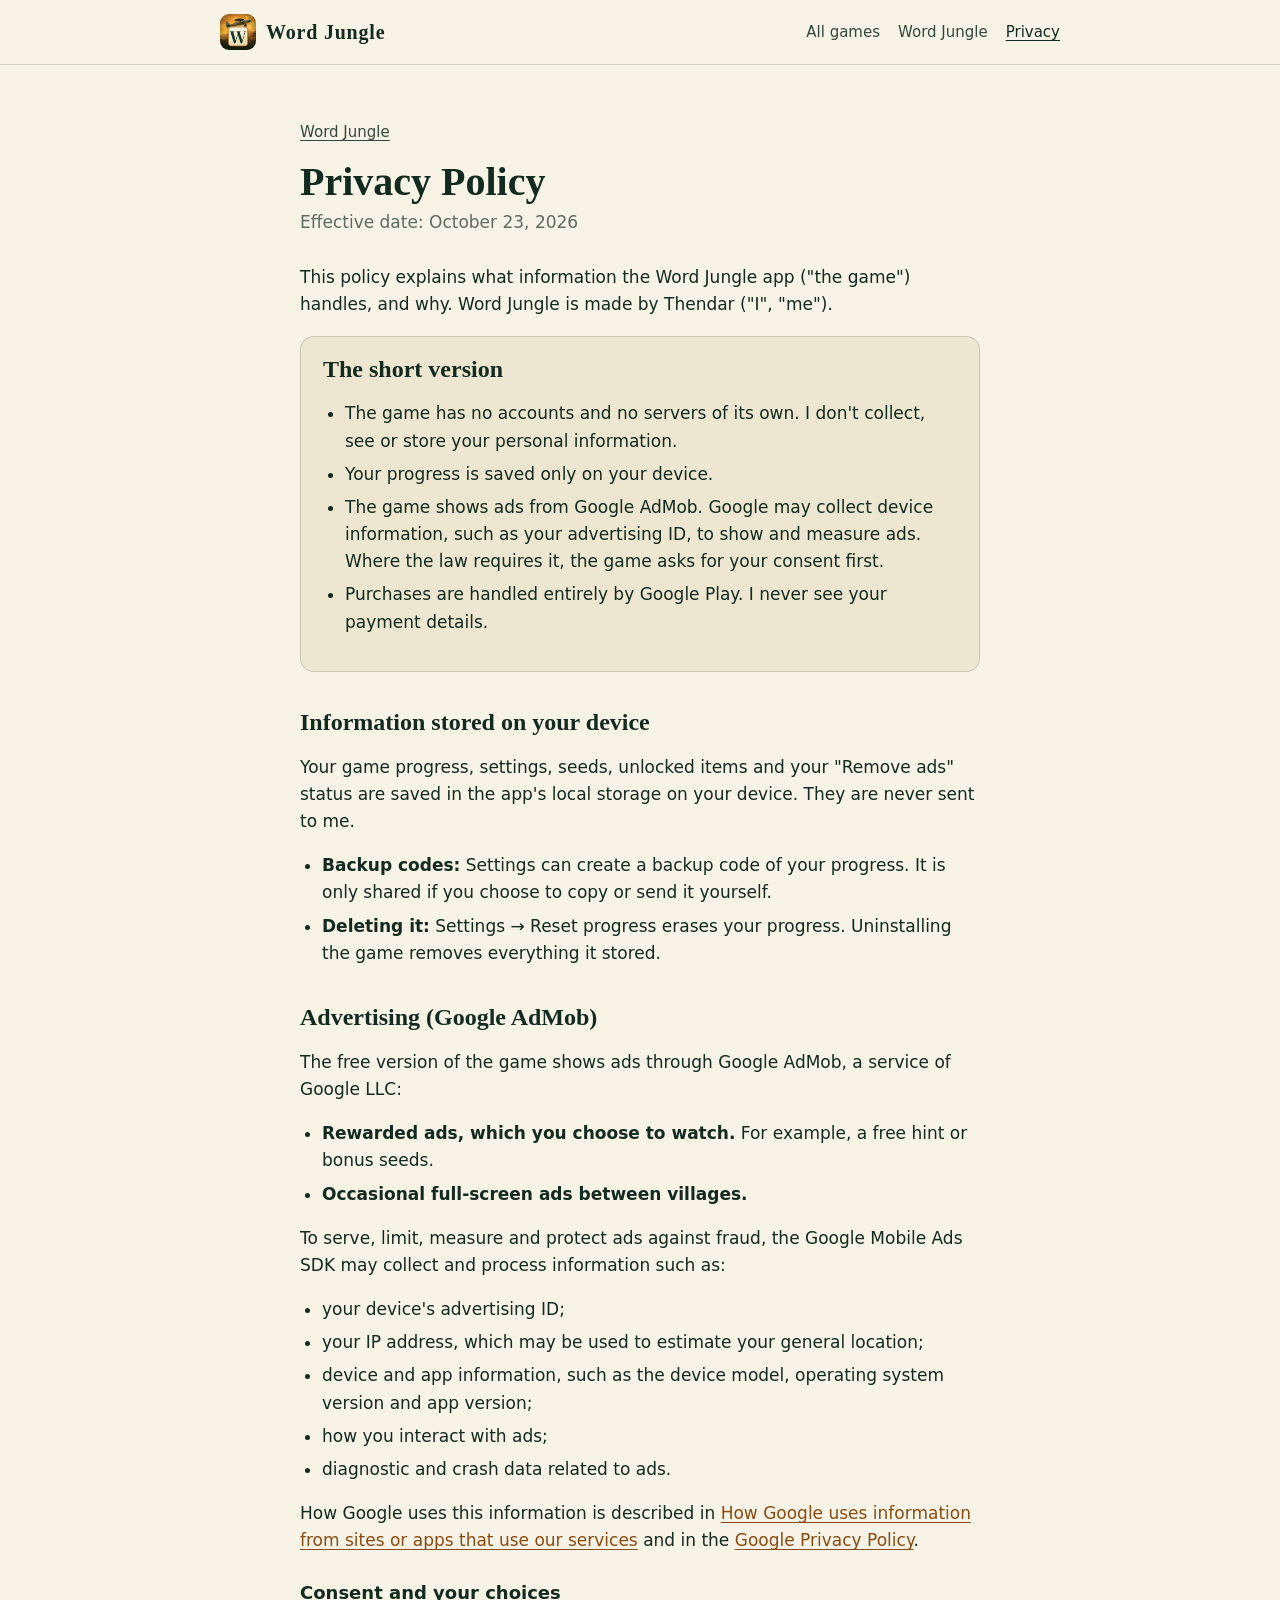
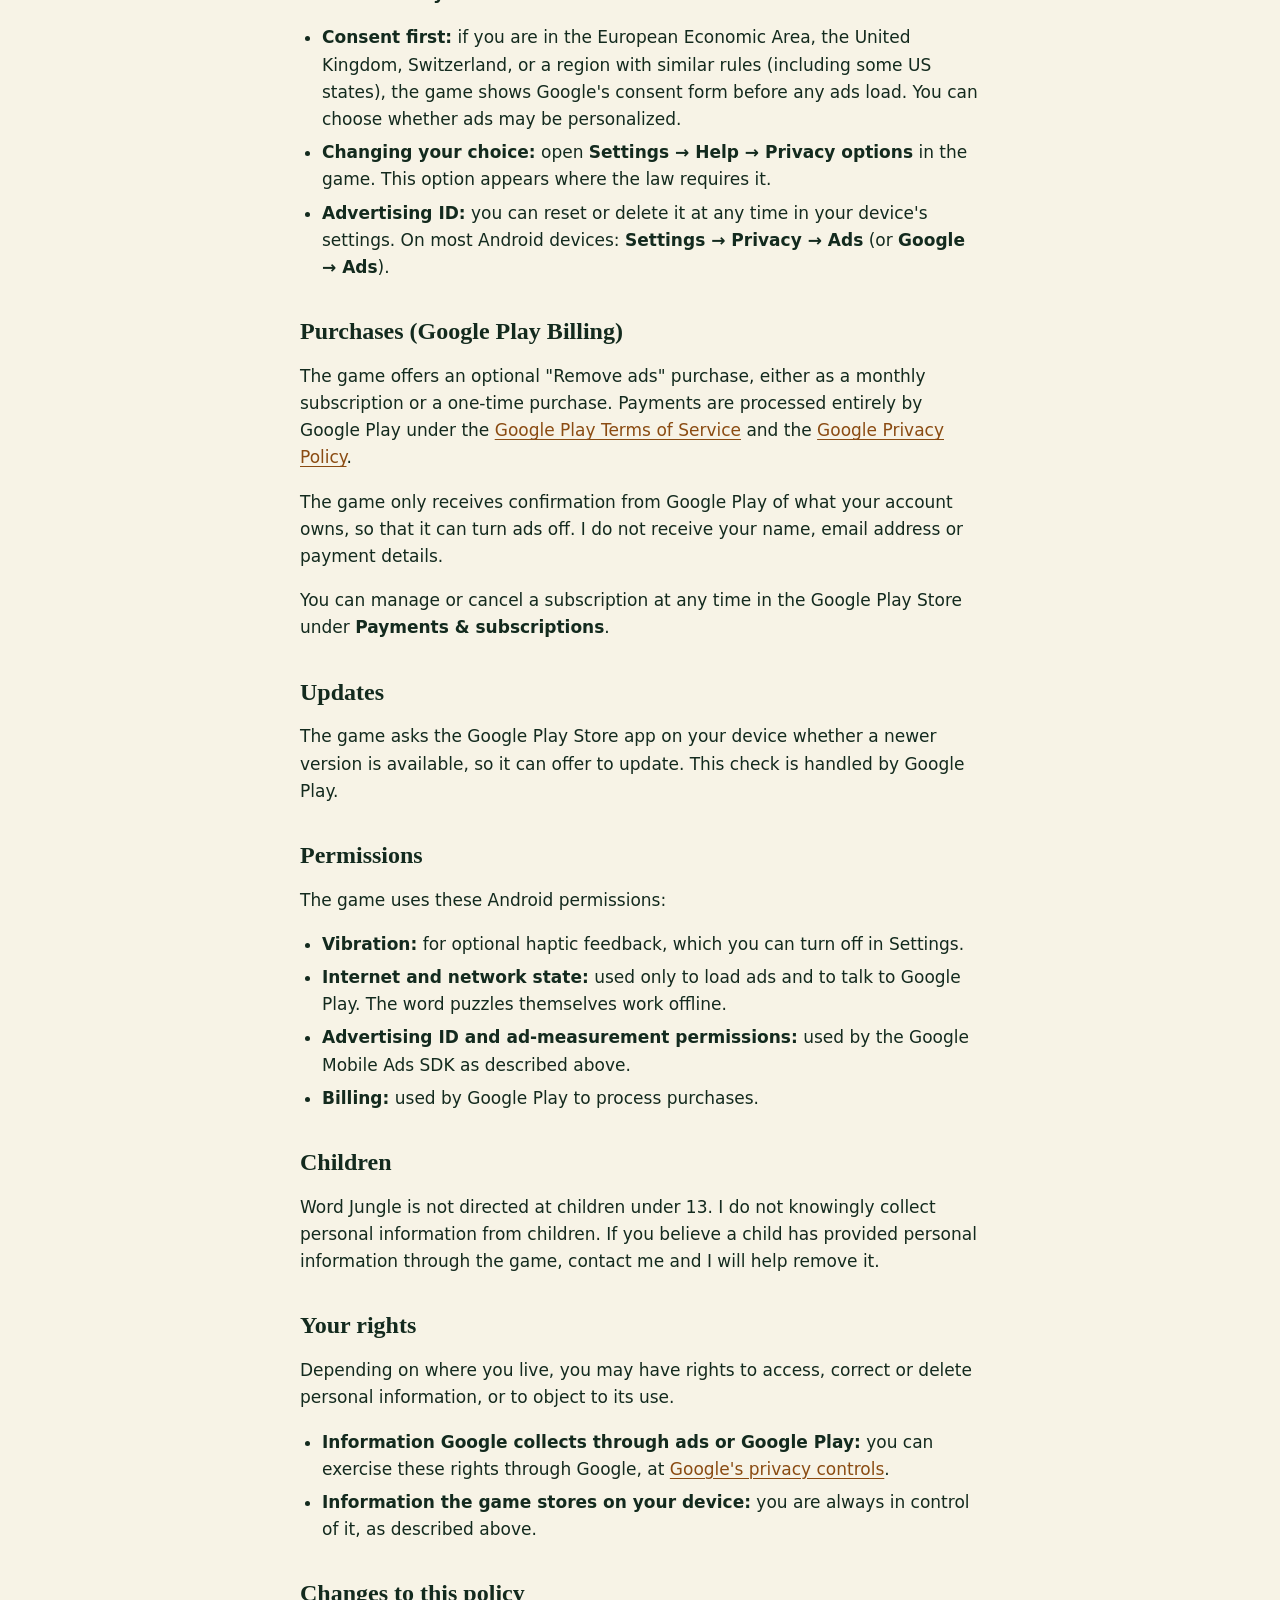
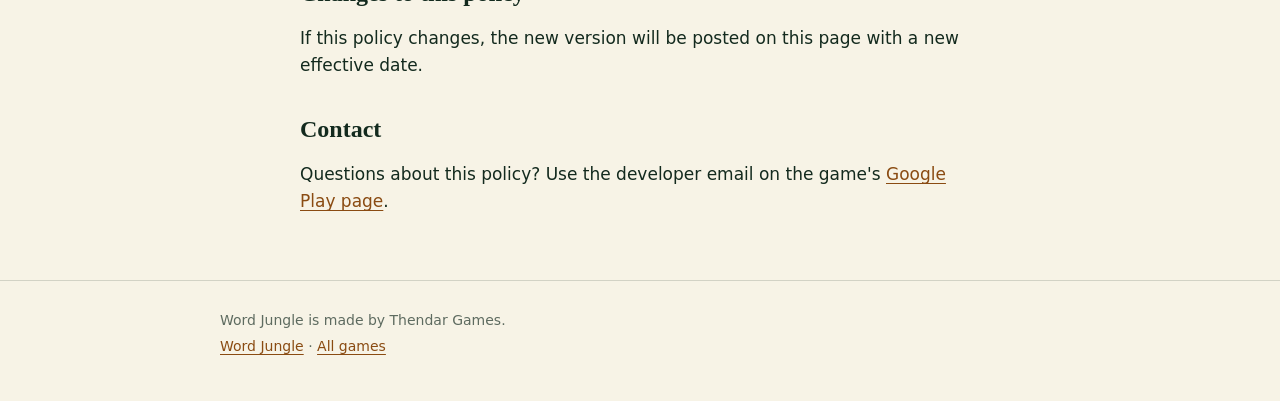
<file: word-jungle/privacy/index.html>
<!doctype html>
<html lang="en">
<head>
  <meta charset="utf-8">
  <meta name="viewport" content="width=device-width, initial-scale=1">
  <title>Word Jungle Privacy Policy</title>
  <link rel="canonical" href="https://thendar-git.github.io/word-jungle/privacy/">
  <meta name="description" content="How the Word Jungle app handles your information: local saves, Google AdMob ads with consent, and Google Play purchases.">
  <link rel="icon" type="image/png" href="/assets/favicon.png?v=2">
  <link rel="apple-touch-icon" href="/assets/apple-touch-icon.png?v=2">
  <link rel="stylesheet" href="/assets/style.css?v=2">
</head>
<body>
  <header class="site-head">
    <div class="wrap">
      <a class="brand" href="/word-jungle/"><img src="/word-jungle/img/icon.png?v=2" alt="" width="36" height="36"><span>Word Jungle</span></a>
      <nav class="site-nav" aria-label="Site">
        <a href="/">All games</a>
        <a href="/word-jungle/">Word Jungle</a>
        <a href="/word-jungle/privacy/" aria-current="page">Privacy</a>
      </nav>
    </div>
  </header>

  <main class="wrap doc">
    <p class="crumb"><a href="/word-jungle/">Word Jungle</a></p>
    <h1>Privacy Policy</h1>
    <p class="effective">Effective date: October 23, 2026</p>

    <p>This policy explains what information the Word Jungle app ("the game") handles, and why. Word Jungle is made by Thendar ("I", "me").</p>

    <div class="summary">
      <h2>The short version</h2>
      <ul>
        <li>The game has no accounts and no servers of its own. I don't collect, see or store your personal information.</li>
        <li>Your progress is saved only on your device.</li>
        <li>The game shows ads from Google AdMob. Google may collect device information, such as your advertising ID, to show and measure ads. Where the law requires it, the game asks for your consent first.</li>
        <li>Purchases are handled entirely by Google Play. I never see your payment details.</li>
      </ul>
    </div>

    <h2>Information stored on your device</h2>
    <p>Your game progress, settings, seeds, unlocked items and your "Remove ads" status are saved in the app's local storage on your device. They are never sent to me.</p>
    <ul>
      <li><strong>Backup codes:</strong> Settings can create a backup code of your progress. It is only shared if you choose to copy or send it yourself.</li>
      <li><strong>Deleting it:</strong> Settings → Reset progress erases your progress. Uninstalling the game removes everything it stored.</li>
    </ul>

    <h2>Advertising (Google AdMob)</h2>
    <p>The free version of the game shows ads through Google AdMob, a service of Google LLC:</p>
    <ul>
      <li><strong>Rewarded ads, which you choose to watch.</strong> For example, a free hint or bonus seeds.</li>
      <li><strong>Occasional full-screen ads between villages.</strong></li>
    </ul>
    <p>To serve, limit, measure and protect ads against fraud, the Google Mobile Ads SDK may collect and process information such as:</p>
    <ul>
      <li>your device's advertising ID;</li>
      <li>your IP address, which may be used to estimate your general location;</li>
      <li>device and app information, such as the device model, operating system version and app version;</li>
      <li>how you interact with ads;</li>
      <li>diagnostic and crash data related to ads.</li>
    </ul>
    <p>How Google uses this information is described in <a href="https://policies.google.com/technologies/partner-sites">How Google uses information from sites or apps that use our services</a> and in the <a href="https://policies.google.com/privacy">Google Privacy Policy</a>.</p>

    <h3>Consent and your choices</h3>
    <ul>
      <li><strong>Consent first:</strong> if you are in the European Economic Area, the United Kingdom, Switzerland, or a region with similar rules (including some US states), the game shows Google's consent form before any ads load. You can choose whether ads may be personalized.</li>
      <li><strong>Changing your choice:</strong> open <strong>Settings → Help → Privacy options</strong> in the game. This option appears where the law requires it.</li>
      <li><strong>Advertising ID:</strong> you can reset or delete it at any time in your device's settings. On most Android devices: <strong>Settings → Privacy → Ads</strong> (or <strong>Google → Ads</strong>).</li>
    </ul>

    <h2>Purchases (Google Play Billing)</h2>
    <p>The game offers an optional "Remove ads" purchase, either as a monthly subscription or a one-time purchase. Payments are processed entirely by Google Play under the <a href="https://play.google.com/about/play-terms/">Google Play Terms of Service</a> and the <a href="https://policies.google.com/privacy">Google Privacy Policy</a>.</p>
    <p>The game only receives confirmation from Google Play of what your account owns, so that it can turn ads off. I do not receive your name, email address or payment details.</p>
    <p>You can manage or cancel a subscription at any time in the Google Play Store under <strong>Payments &amp; subscriptions</strong>.</p>

    <h2>Updates</h2>
    <p>The game asks the Google Play Store app on your device whether a newer version is available, so it can offer to update. This check is handled by Google Play.</p>

    <h2>Permissions</h2>
    <p>The game uses these Android permissions:</p>
    <ul>
      <li><strong>Vibration:</strong> for optional haptic feedback, which you can turn off in Settings.</li>
      <li><strong>Internet and network state:</strong> used only to load ads and to talk to Google Play. The word puzzles themselves work offline.</li>
      <li><strong>Advertising ID and ad-measurement permissions:</strong> used by the Google Mobile Ads SDK as described above.</li>
      <li><strong>Billing:</strong> used by Google Play to process purchases.</li>
    </ul>

    <h2>Children</h2>
    <p>Word Jungle is not directed at children under 13. I do not knowingly collect personal information from children. If you believe a child has provided personal information through the game, contact me and I will help remove it.</p>

    <h2>Your rights</h2>
    <p>Depending on where you live, you may have rights to access, correct or delete personal information, or to object to its use.</p>
    <ul>
      <li><strong>Information Google collects through ads or Google Play:</strong> you can exercise these rights through Google, at <a href="https://myaccount.google.com/data-and-privacy">Google's privacy controls</a>.</li>
      <li><strong>Information the game stores on your device:</strong> you are always in control of it, as described above.</li>
    </ul>

    <h2>Changes to this policy</h2>
    <p>If this policy changes, the new version will be posted on this page with a new effective date.</p>

    <h2>Contact</h2>
    <p>Questions about this policy? Use the developer email on the game's <a href="https://play.google.com/store/apps/details?id=com.word.jungle">Google Play page</a>.</p>
  </main>

  <footer class="site-foot">
    <div class="wrap">
      <p>Word Jungle is made by Thendar Games.</p>
      <p><a href="/word-jungle/">Word Jungle</a> · <a href="/">All games</a></p>
    </div>
  </footer>
</body>
</html>
</file>
<file: assets/style.css>
/* Games by Thendar. Palette from Word Jungle (android/assets/www/css/base.css) */
:root {
  --bg: #0B1F17;
  --raised: #12301F;
  --veil: #1E4A33;
  --text: #F4F1E6;
  --text-dim: #CFC9B4;
  --text-faint: #929A88;
  --glow: #A9DDBD;
  --warm: #E8B04B;
  --rust: #B5552F;
  --rust-ink: #FFF8EC;
  --hairline: rgba(244, 241, 230, 0.14);
  --link: #E8B04B;
  --font: system-ui, -apple-system, 'Segoe UI', Roboto, sans-serif;
  --display: 'Iowan Old Style', 'Palatino Linotype', Palatino, 'Book Antiqua', 'Noto Serif', Georgia, serif;
  color-scheme: dark;
}

@media (prefers-color-scheme: light) {
  :root {
    --bg: #F7F3E6;
    --raised: #EDE6D0;
    --veil: #DCE8DC;
    --text: #132A1E;
    --text-dim: #33473B;
    --text-faint: #5E6B60;
    --glow: #2F6E4A;
    --warm: #8A5A12;
    --rust: #A8471F;
    --hairline: rgba(19, 42, 30, 0.16);
    --link: #8A4B12;
    color-scheme: light;
  }
}

*, *::before, *::after { box-sizing: border-box; }

html { -webkit-text-size-adjust: 100%; }

body {
  margin: 0;
  background: var(--bg);
  color: var(--text);
  font: 17px/1.6 var(--font);
}

a { color: var(--link); text-underline-offset: 3px; }
a:hover { text-decoration-thickness: 2px; }
a:focus-visible, .button:focus-visible {
  outline: 3px solid var(--glow);
  outline-offset: 3px;
  border-radius: 6px;
}

.wrap {
  max-width: 880px;
  margin: 0 auto;
  padding: 0 20px;
}

/* --- header / footer --- */
.site-head {
  border-bottom: 1px solid var(--hairline);
}
.site-head .wrap {
  display: flex;
  align-items: center;
  justify-content: space-between;
  gap: 16px;
  min-height: 64px;
}
.brand {
  display: flex;
  align-items: center;
  gap: 10px;
  color: var(--text);
  text-decoration: none;
  font: 600 20px/1 var(--display);
  letter-spacing: 0.04em;
}
.brand img { width: 36px; height: 36px; border-radius: 9px; }
.site-nav { display: flex; flex-wrap: wrap; gap: 6px 18px; font-size: 15px; }
.site-nav a { white-space: nowrap; }
.site-nav a { color: var(--text-dim); text-decoration: none; }
.site-nav a:hover, .site-nav a[aria-current="page"] { color: var(--text); text-decoration: underline; }

.site-foot {
  margin-top: 64px;
  border-top: 1px solid var(--hairline);
  color: var(--text-faint);
  font-size: 14px;
}
.site-foot .wrap { padding-top: 24px; padding-bottom: 40px; }
.site-foot p { margin: 4px 0; }

/* --- home --- */
.hero {
  display: grid;
  grid-template-columns: 1.1fr 0.9fr;
  gap: 40px;
  align-items: center;
  padding: 56px 0 24px;
}
.hero h1 {
  margin: 0 0 12px;
  font: 600 clamp(40px, 7vw, 60px)/1.05 var(--display);
  letter-spacing: 0.02em;
}
.tagline {
  margin: 0 0 16px;
  color: var(--glow);
  font-size: 20px;
  line-height: 1.4;
}
.hero p { color: var(--text-dim); }
.hero-shot {
  justify-self: center;
  width: min(300px, 100%);
  height: auto; /* keep the screenshot's 9:16 shape at every width */
  border-radius: 24px;
  border: 1px solid var(--hairline);
  box-shadow: 0 18px 50px rgba(0, 0, 0, 0.35);
}

.button {
  display: inline-block;
  margin-top: 8px;
  padding: 13px 26px;
  border-radius: 9999px;
  background: var(--rust);
  color: var(--rust-ink);
  font-weight: 600;
  text-decoration: none;
}
.button:hover { filter: brightness(1.08); text-decoration: none; }
.soon-pill {
  display: inline-block;
  margin-top: 8px;
  padding: 13px 26px;
  border-radius: 9999px;
  border: 1px solid var(--hairline);
  background: var(--raised);
  color: var(--text);
  font-weight: 600;
}
.soon { display: block; margin-top: 10px; color: var(--text-faint); font-size: 14px; }

section { padding: 32px 0 0; }
h2 {
  margin: 0 0 16px;
  font: 600 28px/1.2 var(--display);
}

.features {
  display: grid;
  grid-template-columns: repeat(2, 1fr);
  gap: 14px;
  margin: 0;
  padding: 0;
  list-style: none;
}
.features li {
  padding: 16px 18px;
  background: var(--raised);
  border: 1px solid var(--hairline);
  border-radius: 14px;
  color: var(--text-dim);
}
.features strong { display: block; color: var(--text); margin-bottom: 2px; }

.shots {
  display: grid;
  grid-template-columns: repeat(3, 1fr);
  gap: 16px;
}
.shots figure { margin: 0; text-align: center; }
.shots img {
  width: 100%;
  height: auto;
  border-radius: 18px;
  border: 1px solid var(--hairline);
}
.shots figcaption { margin-top: 8px; color: var(--text-faint); font-size: 14px; }

.note {
  padding: 18px 20px;
  background: var(--veil);
  border-radius: 14px;
  color: var(--text-dim);
}
.note p { margin: 0; }
.note p + p { margin-top: 8px; }

/* --- games index: one large tile per game --- */
.intro { padding: 48px 0 8px; }
.intro h1 {
  margin: 0 0 8px;
  font: 600 clamp(34px, 6vw, 48px)/1.1 var(--display);
}
.intro p { margin: 0; color: var(--text-dim); font-size: 19px; }

.games {
  display: grid;
  /* auto-fit: a lone tile stretches the full width; more games share rows */
  grid-template-columns: repeat(auto-fit, minmax(min(100%, 400px), 1fr));
  gap: 24px;
  margin: 32px 0 0;
  padding: 0;
  list-style: none;
}
.game-tile {
  display: flex;
  flex-direction: column;
  height: 100%;
  overflow: hidden;
  background: var(--raised);
  border: 1px solid var(--hairline);
  border-radius: 22px;
  color: var(--text);
  text-decoration: none;
  transition: transform 0.15s ease, border-color 0.15s ease, box-shadow 0.15s ease;
}
.game-tile:hover {
  transform: translateY(-3px);
  border-color: var(--glow);
  box-shadow: 0 14px 40px rgba(0, 0, 0, 0.3);
  text-decoration: none;
}
.game-tile:focus-visible { outline: 3px solid var(--glow); outline-offset: 4px; }
.game-tile img {
  display: block;
  width: 100%;
  height: auto;
  aspect-ratio: 1024 / 500;
  object-fit: cover;
}
.game-tile .body { display: flex; gap: 16px; align-items: flex-start; padding: 20px 22px 24px; }
.game-tile .body img.icon {
  flex: none;
  width: 64px;
  height: 64px;
  aspect-ratio: 1;
  border-radius: 15px;
}
.game-tile h2 { margin: 0 0 4px; font-size: 26px; }
.game-tile p { margin: 0; color: var(--text-dim); }
.game-tile .meta { margin-top: 10px; color: var(--glow); font-size: 15px; font-weight: 600; }

@media (prefers-reduced-motion: reduce) {
  .game-tile { transition: none; }
  .game-tile:hover { transform: none; }
}

.crumb { color: var(--text-faint); font-size: 15px; }
.crumb a { color: var(--text-dim); }

/* --- privacy policy --- */
.doc { max-width: 720px; padding-top: 40px; }
.doc h1 { margin: 0 0 4px; font: 600 40px/1.15 var(--display); }
.doc .effective { margin: 0 0 28px; color: var(--text-faint); }
.doc h2 { margin-top: 36px; font-size: 24px; }
.doc h3 { margin: 24px 0 8px; font-size: 18px; }
.doc ul { padding-left: 22px; }
.doc li { margin: 6px 0; }
.doc .summary {
  padding: 18px 22px;
  background: var(--raised);
  border: 1px solid var(--hairline);
  border-radius: 14px;
}
.doc .summary h2 { margin-top: 0; }

@media (max-width: 720px) {
  body { font-size: 16px; }
  .wrap { padding: 0 16px; }
  .hero { grid-template-columns: 1fr; gap: 28px; padding-top: 36px; text-align: center; }
  .hero-shot { width: min(240px, 80%); }
  .features { grid-template-columns: 1fr; }
  .shots { grid-template-columns: repeat(3, minmax(0, 1fr)); gap: 8px; }
  .shots figcaption { font-size: 12px; }
  .site-head .wrap { flex-wrap: wrap; row-gap: 8px; padding-top: 12px; padding-bottom: 12px; }
  .site-nav { gap: 6px 16px; font-size: 14px; }
}
</file>
<file: assets/space-jargon-jr.css>
/* Space Jargon Jr page theme. Loads after style.css and swaps its Word Jungle
   tokens for Space Jargon Jr's (android/assets/www/css/game.css). The game is
   bright-only, so the page stays light even when the visitor prefers dark. */
:root,
:root:root {
  --bg: #F6F1FF;
  --raised: #FFFFFF;
  --veil: #ECE3FF;
  --text: #24143D;
  --text-dim: #45355F;
  --text-faint: #65587D;
  --glow: #5B35D5;
  --warm: #FF7A00;
  --rust: #4B23C4;
  --rust-ink: #FFFFFF;
  --hairline: rgba(36, 20, 61, 0.12);
  --link: #5B35D5;
  --display: 'Arial Rounded MT Bold', 'Segoe UI', 'Trebuchet MS', system-ui, sans-serif;
  color-scheme: light;
}

@media (prefers-color-scheme: dark) {
  :root,
  :root:root {
    --bg: #F6F1FF;
    --raised: #FFFFFF;
    --veil: #ECE3FF;
    --text: #24143D;
    --text-dim: #45355F;
    --text-faint: #65587D;
    --glow: #5B35D5;
    --warm: #FF7A00;
    --rust: #4B23C4;
    --rust-ink: #FFFFFF;
    --hairline: rgba(36, 20, 61, 0.12);
    --link: #5B35D5;
    color-scheme: light;
  }
}

body { position: relative; overflow-x: hidden; }

/* The game's Sunny Pop sky (game.css #sky), fading into the page background. */
.sky {
  position: absolute;
  inset: 0 0 auto 0;
  height: 760px;
  z-index: -1;
  background:
    linear-gradient(to bottom, rgba(246, 241, 255, 0.25) 0%, rgba(246, 241, 255, 0.7) 62%, #F6F1FF 100%),
    linear-gradient(165deg, #7AD7FF, #FFD166 48%, #FF8FAB);
}

.site-head { border-bottom-color: rgba(36, 20, 61, 0.1); }
.brand { font-size: 19px; font-weight: 700; }
.hero h1 { margin: 0 0 14px; font-weight: 700; color: var(--text); }
.tagline { font-weight: 600; }
h2 { font-weight: 700; }
.hero-shot { box-shadow: 0 18px 50px rgba(91, 53, 213, 0.28), 0 0 0 1px rgba(36, 20, 61, 0.06); }
.features li { box-shadow: 0 6px 0 rgba(36, 20, 61, 0.06); }
.soon-pill { background: rgba(255, 255, 255, 0.9); box-shadow: 0 6px 0 rgba(36, 20, 61, 0.1); }
.soon { color: var(--text-dim); }
.banner { margin: 40px 0 0; }
.banner img {
  display: block;
  width: 100%;
  height: auto;
  border-radius: 18px;
  border: 1px solid var(--hairline);
}

@media (max-width: 720px) {
  .sky { height: 620px; }
}
</file>
<file: assets/space-jargon.css>
/* Space Jargon page theme. Loads after style.css and swaps its Word Jungle
   tokens for Space Jargon's (android/assets/www/css/base.css). The game is
   dark-only, so the page stays dark even when the visitor prefers light. */
:root,
:root:root {
  --bg: #0B1122;
  --raised: #16213F;
  --veil: #223155;
  --text: #E8ECF8;
  --text-dim: #A4AFCC;
  --text-faint: #8793B5;
  --glow: #7FD4E8;
  --warm: #F2B366;
  --rust: #6A5BC4;
  --rust-ink: #F5F0FF;
  --hairline: rgba(232, 236, 248, 0.14);
  --link: #F2B366;
  --display: system-ui, -apple-system, 'Segoe UI', Roboto, sans-serif;
  color-scheme: dark;
}

@media (prefers-color-scheme: light) {
  :root,
  :root:root {
    --bg: #0B1122;
    --raised: #16213F;
    --veil: #223155;
    --text: #E8ECF8;
    --text-dim: #A4AFCC;
    --text-faint: #8793B5;
    --glow: #7FD4E8;
    --warm: #F2B366;
    --rust: #6A5BC4;
    --rust-ink: #F5F0FF;
    --hairline: rgba(232, 236, 248, 0.14);
    --link: #F2B366;
    color-scheme: dark;
  }
}

body { position: relative; overflow-x: hidden; }

/* The game's own painted sky, fading into the page background. */
.sky {
  position: absolute;
  inset: 0 0 auto 0;
  height: 760px;
  z-index: -1;
  background:
    linear-gradient(to bottom, rgba(11, 17, 34, 0.35) 0%, rgba(11, 17, 34, 0.82) 62%, #0B1122 100%),
    url('/Space_Jargon/img/sky.jpg') center top / cover no-repeat;
}

.site-head { border-bottom-color: rgba(232, 236, 248, 0.1); }
.brand { letter-spacing: 0.14em; text-transform: uppercase; font-size: 16px; font-weight: 600; }
.hero h1 { margin: 0 0 14px; }
.hero h1 img { display: block; width: min(380px, 100%); height: auto; }
.hero h1 .sr { position: absolute; width: 1px; height: 1px; overflow: hidden; clip-path: inset(50%); white-space: nowrap; }
.tagline { letter-spacing: 0.02em; }
h2 { letter-spacing: 0.06em; font-weight: 500; font-size: 24px; text-transform: uppercase; }
.hero-shot { box-shadow: 0 18px 60px rgba(106, 91, 196, 0.35), 0 0 0 1px rgba(127, 212, 232, 0.12); }
.features li { background: rgba(22, 33, 63, 0.82); }
.note { background: rgba(34, 49, 85, 0.85); }
.button { box-shadow: 0 6px 24px rgba(106, 91, 196, 0.4); }
.soon-pill {
  display: inline-block;
  margin-top: 8px;
  padding: 13px 26px;
  border-radius: 9999px;
  border: 1px solid var(--hairline);
  background: rgba(22, 33, 63, 0.82);
  color: var(--text);
  font-weight: 600;
}
.banner { margin: 40px 0 0; }
.banner img {
  display: block;
  width: 100%;
  height: auto;
  border-radius: 18px;
  border: 1px solid var(--hairline);
}

@media (max-width: 720px) {
  .sky { height: 620px; }
  .hero h1 img { margin: 0 auto; width: min(300px, 80%); }
  .brand { font-size: 14px; }
}
</file>
